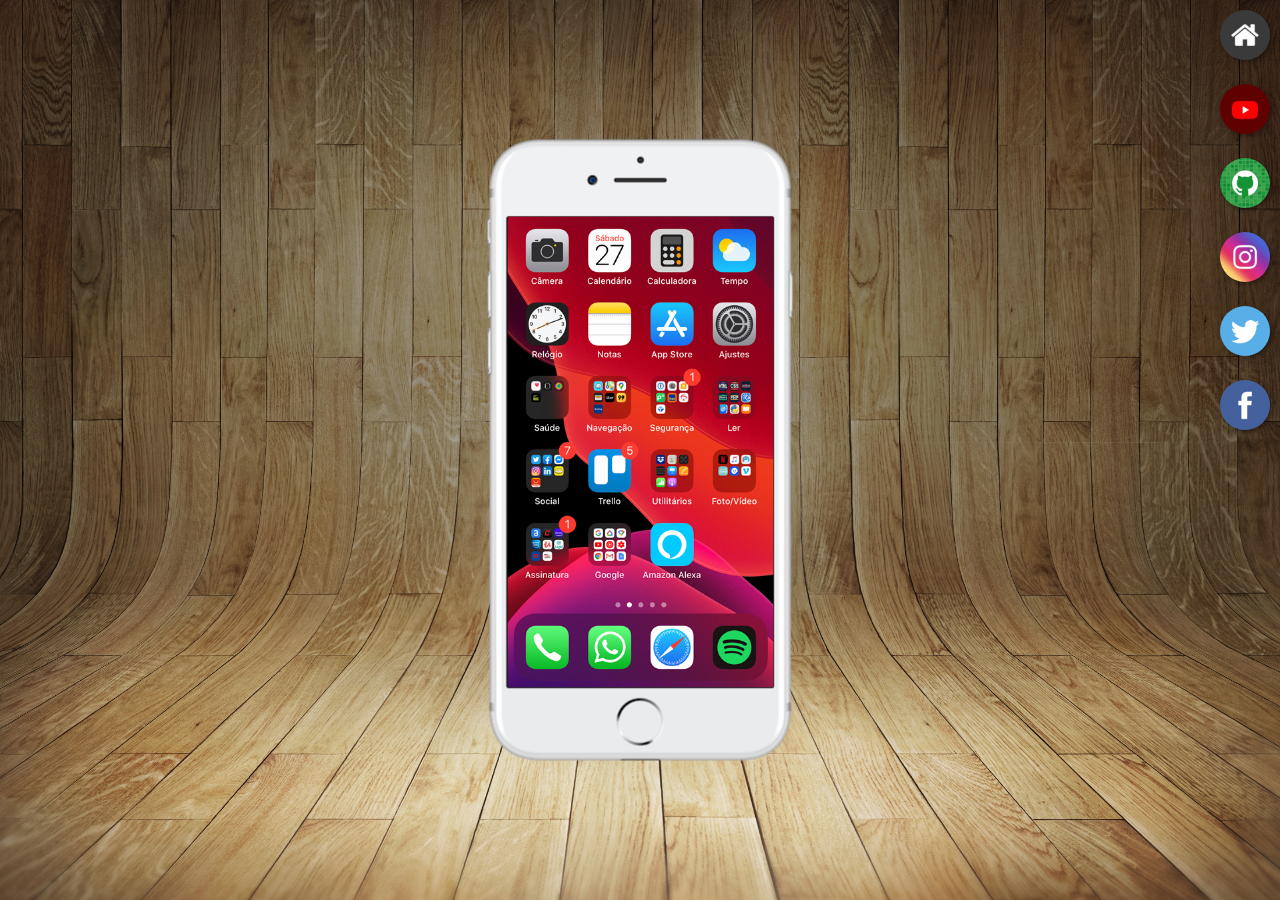
<file: index.html>
<!DOCTYPE html>
<html lang="pr-br">
<head>
    <meta charset="UTF-8">
    <meta http-equiv="X-UA-Compatible" content="IE=edge">
    <meta name="viewport" content="width=device-width, initial-scale=1.0">
    <title>Projeto Redes Sociais</title>
    <link rel="shortcut icon" href="pacote-d013/favicon.ico" type="image/x-icon">
    <link rel="stylesheet" href="estilos/style.css">
</head>
<body>
    <main>
        <section id="telefone">
            <iframe src="home.html" name="tela" id="tela" frameborder="0">Seu navegador não é compatível com isso</iframe>
        </section>
        <section id="redes-sociais">
            <a href="home.html" target="tela"><img src="pacote-d013/imagens/logo-home.jpg" alt="Home"></a><br>
            <a href="youtube.html" target="tela"><img src="pacote-d013/imagens/logo-youtube.jpg" alt="YouTube"></a><br>
            <a href="github.html" target="tela"><img src="pacote-d013/imagens/logo-github.jpg" alt="GitHub"></a><br>
            <a href="instagram.html" target="tela"><img src="pacote-d013/imagens/logo-instagram.jpg" alt="Instagram"></a><br>
            <a href="twitter.html" target="tela"><img src="pacote-d013/imagens/logo-twitter.jpg" alt="Twitter"></a><br>
            <a href="facebook.html" target="tela"><img src="pacote-d013/imagens/logo-facebook.jpg" alt="Facebook"></a>
        </section>
    </main>
</body>
</html>
</file>
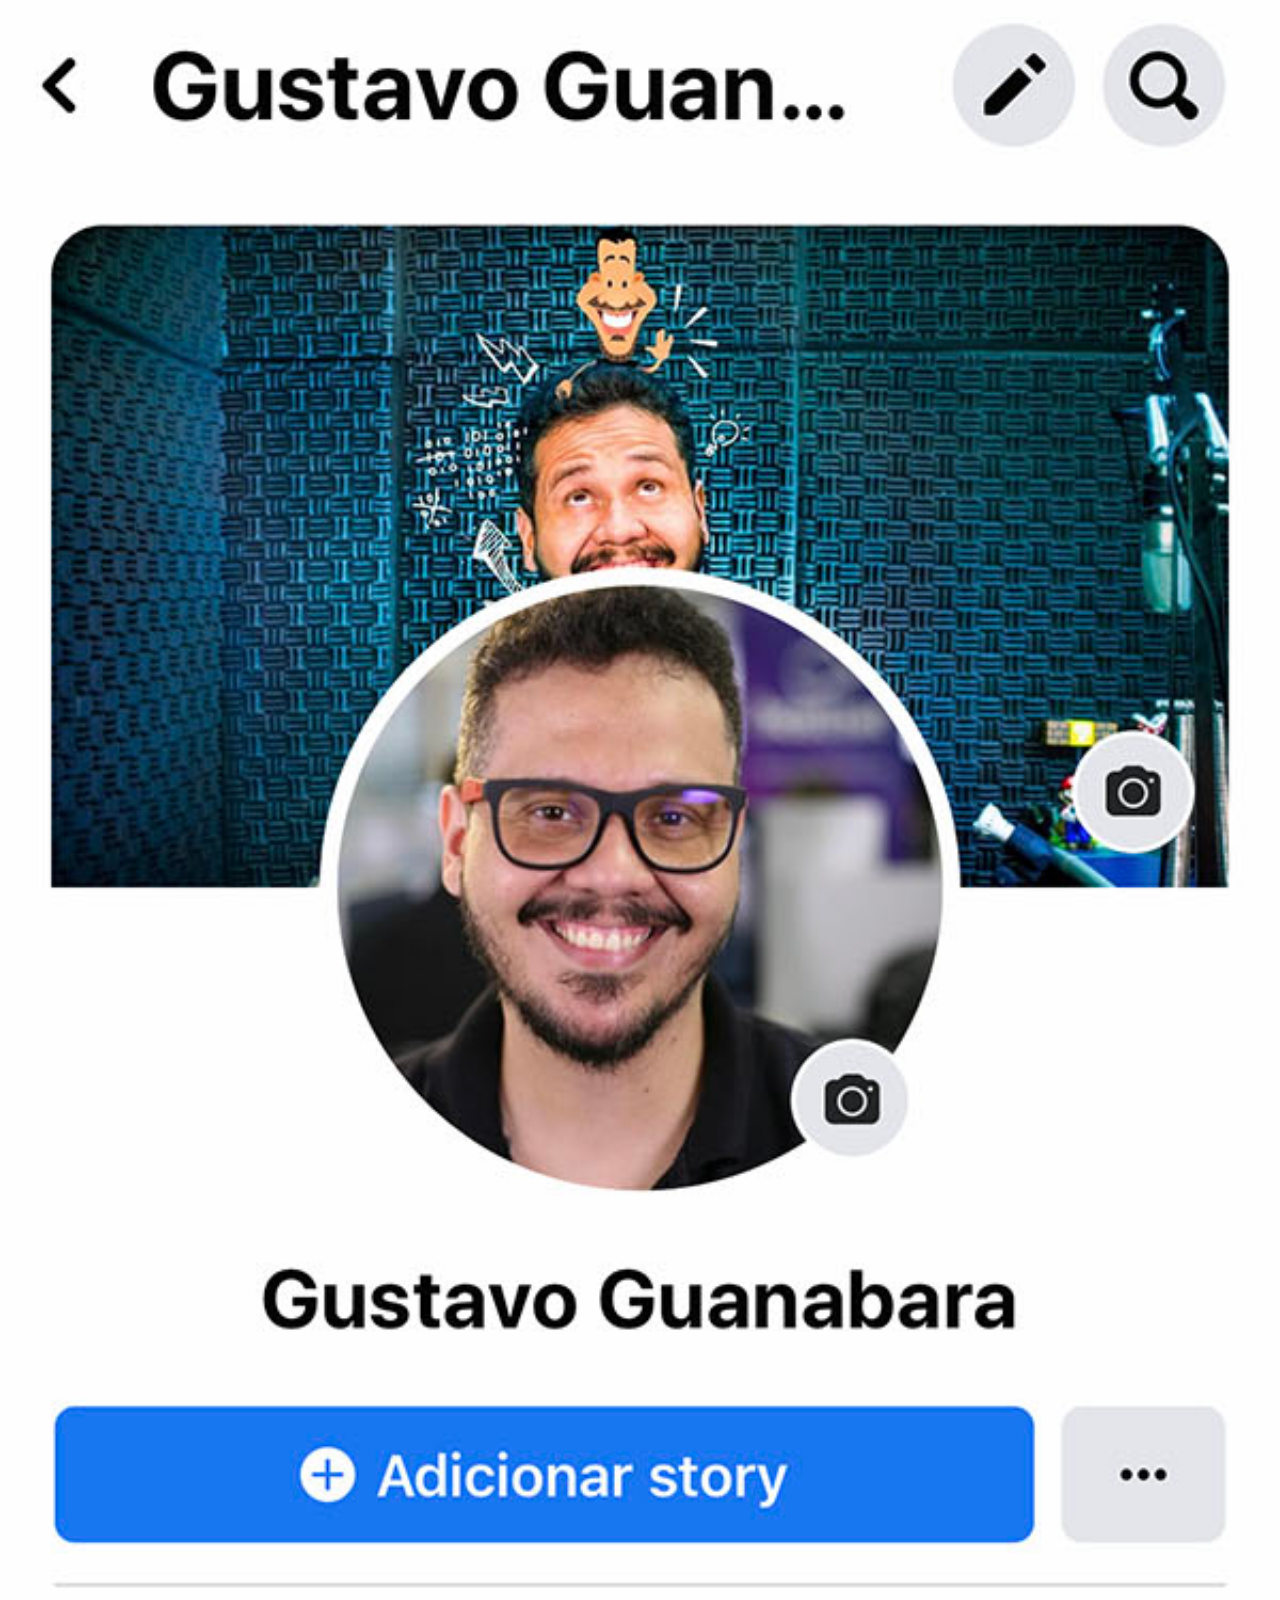
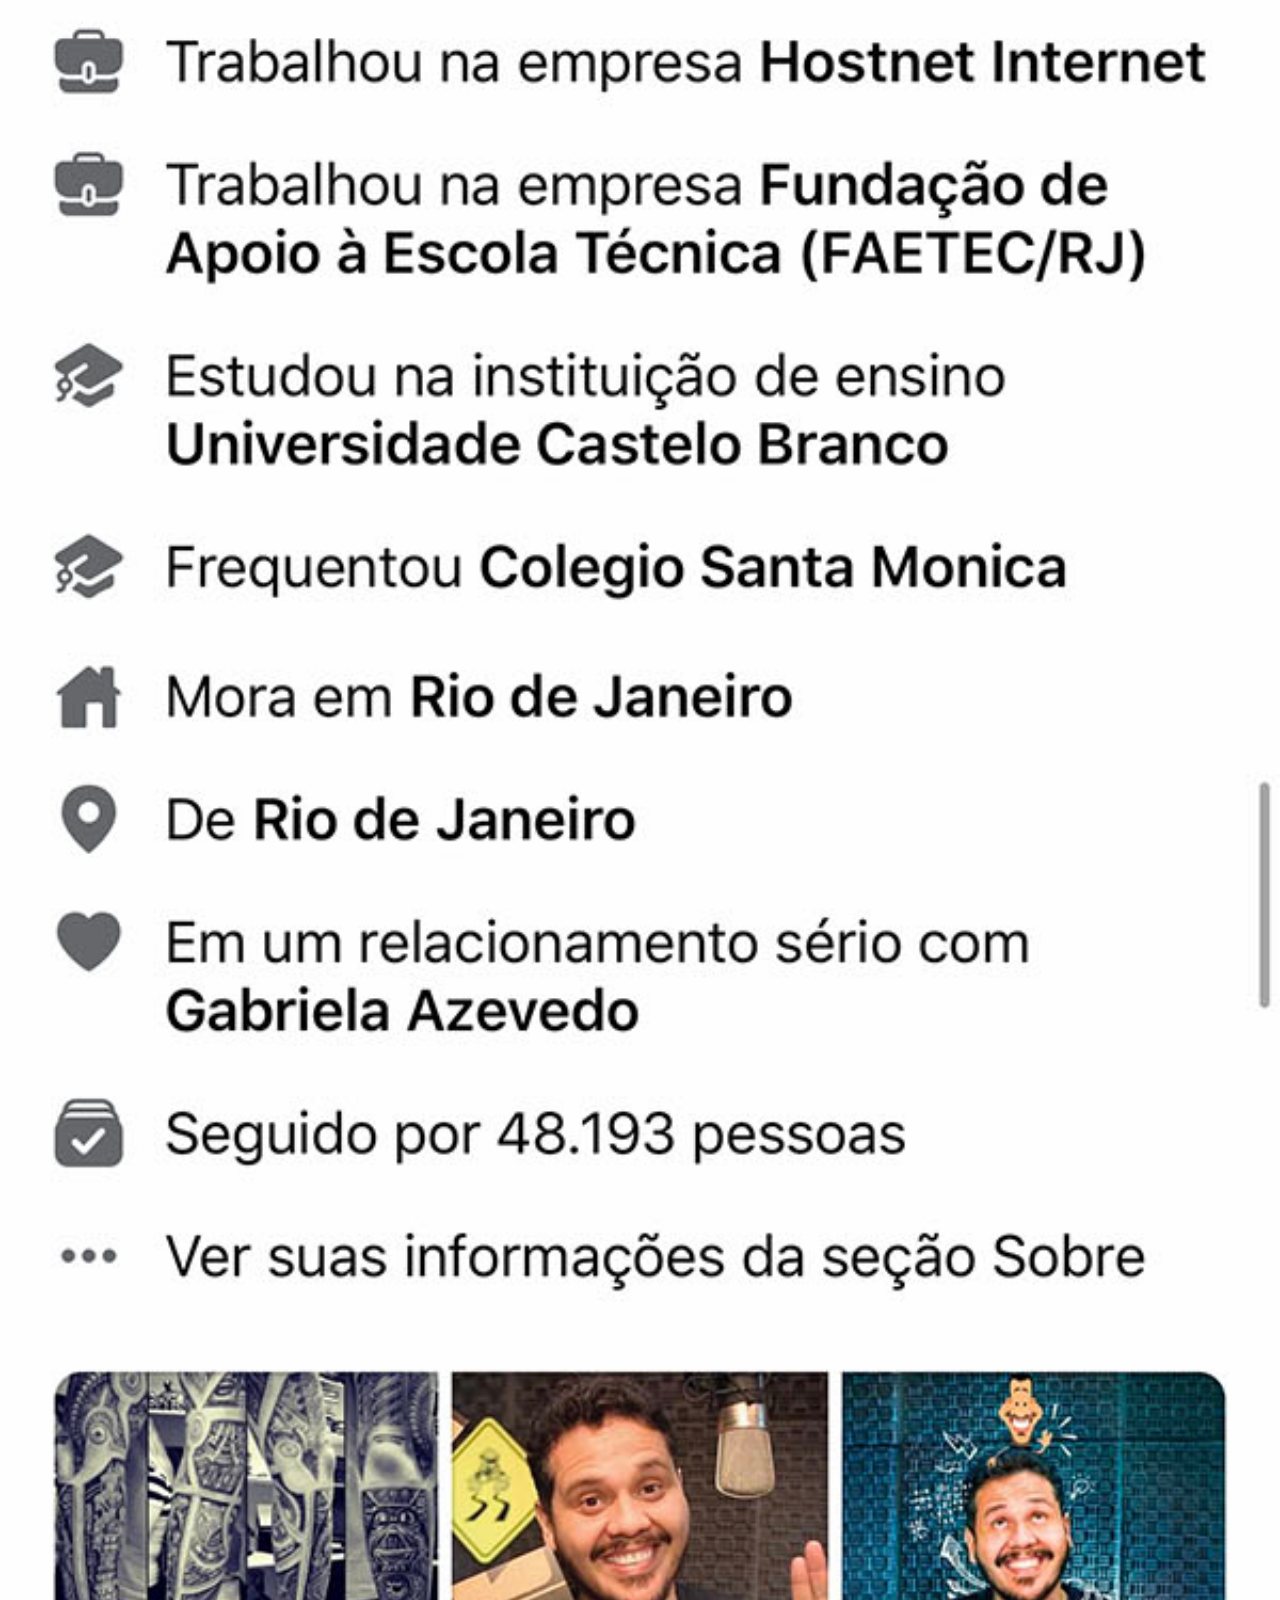
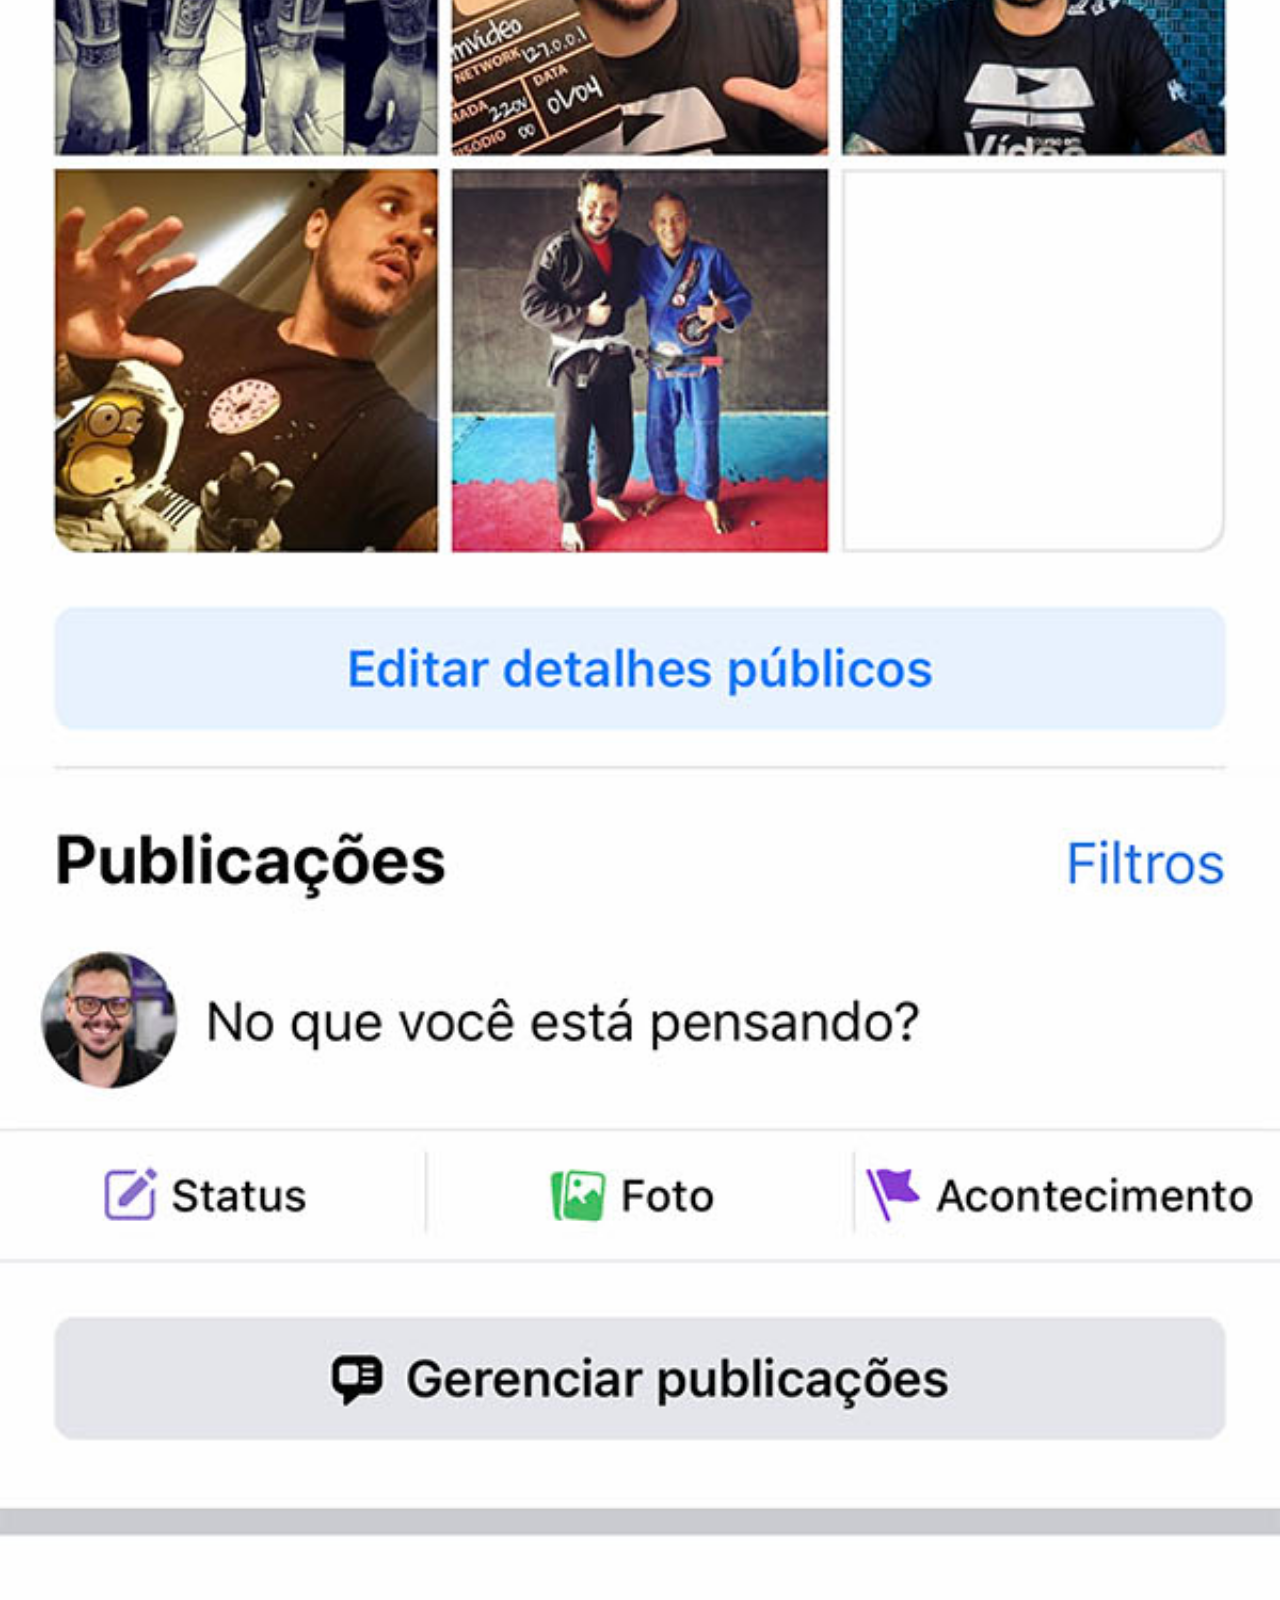
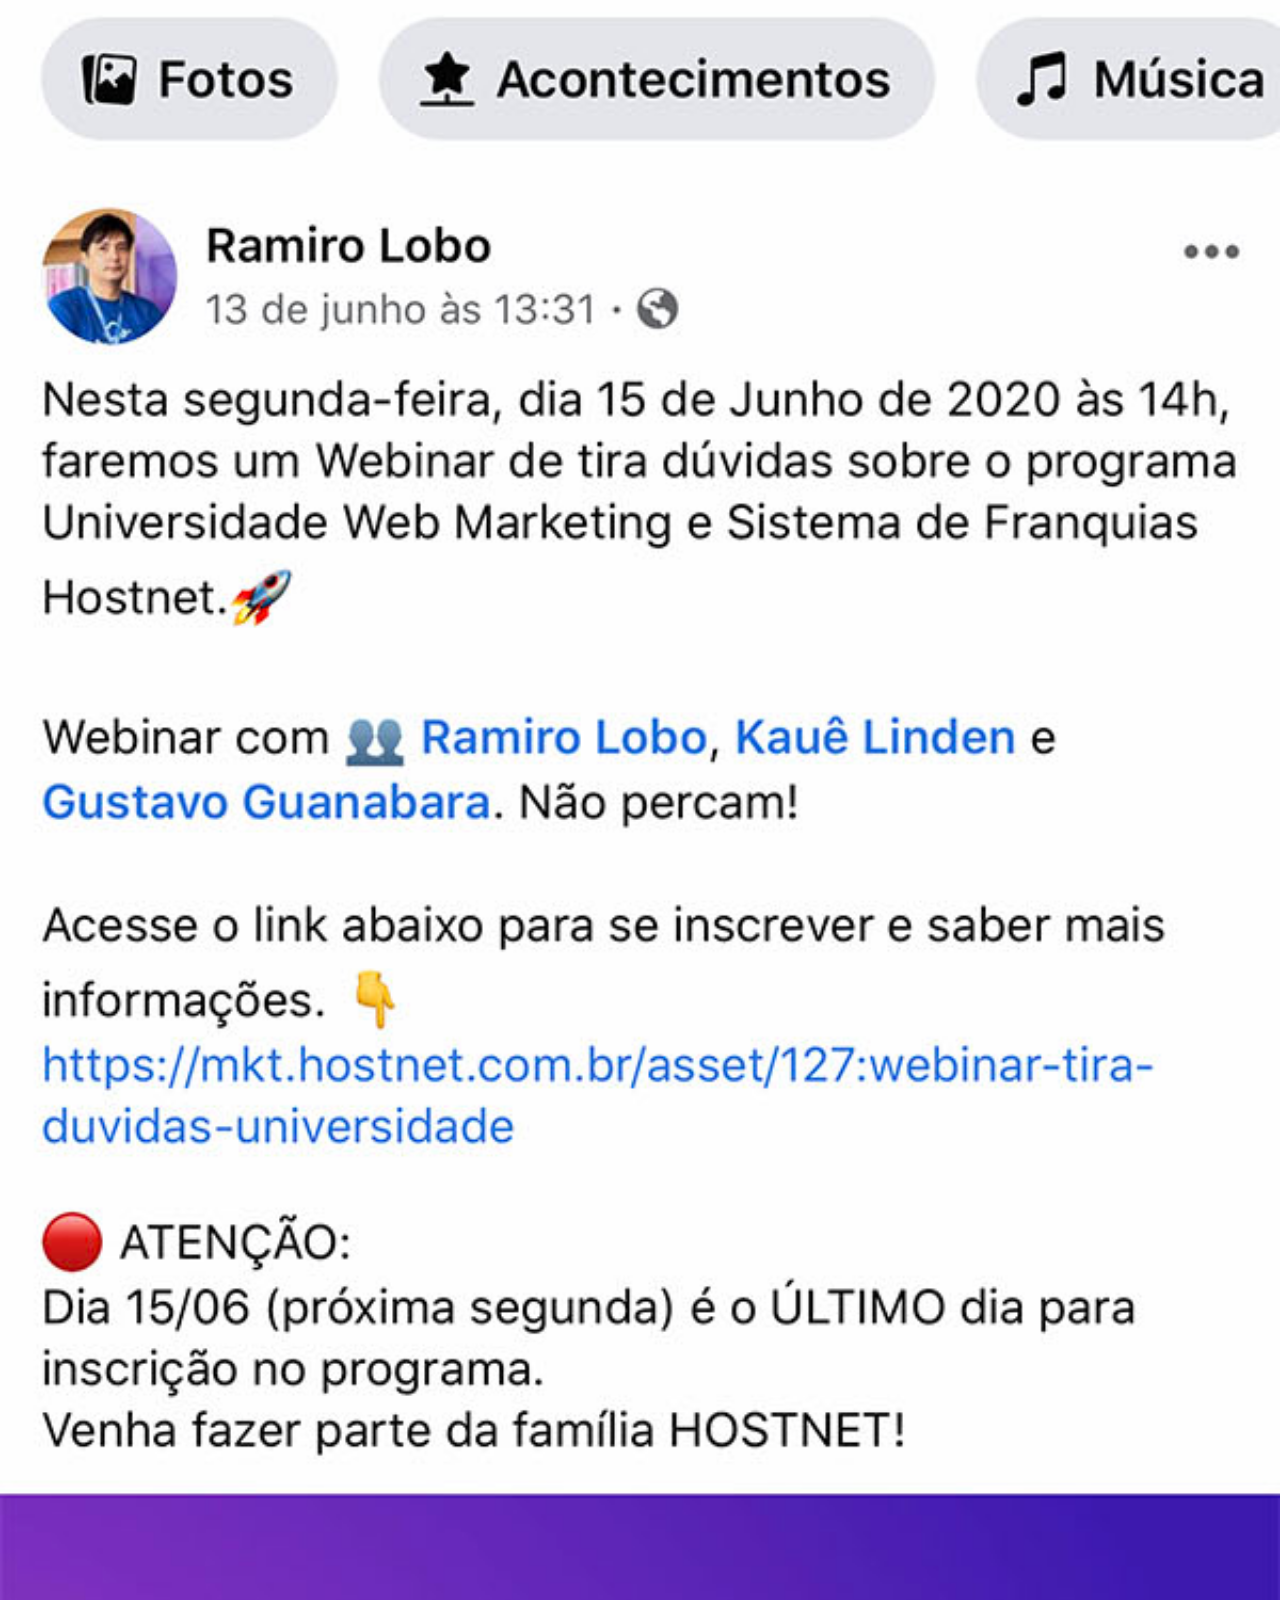
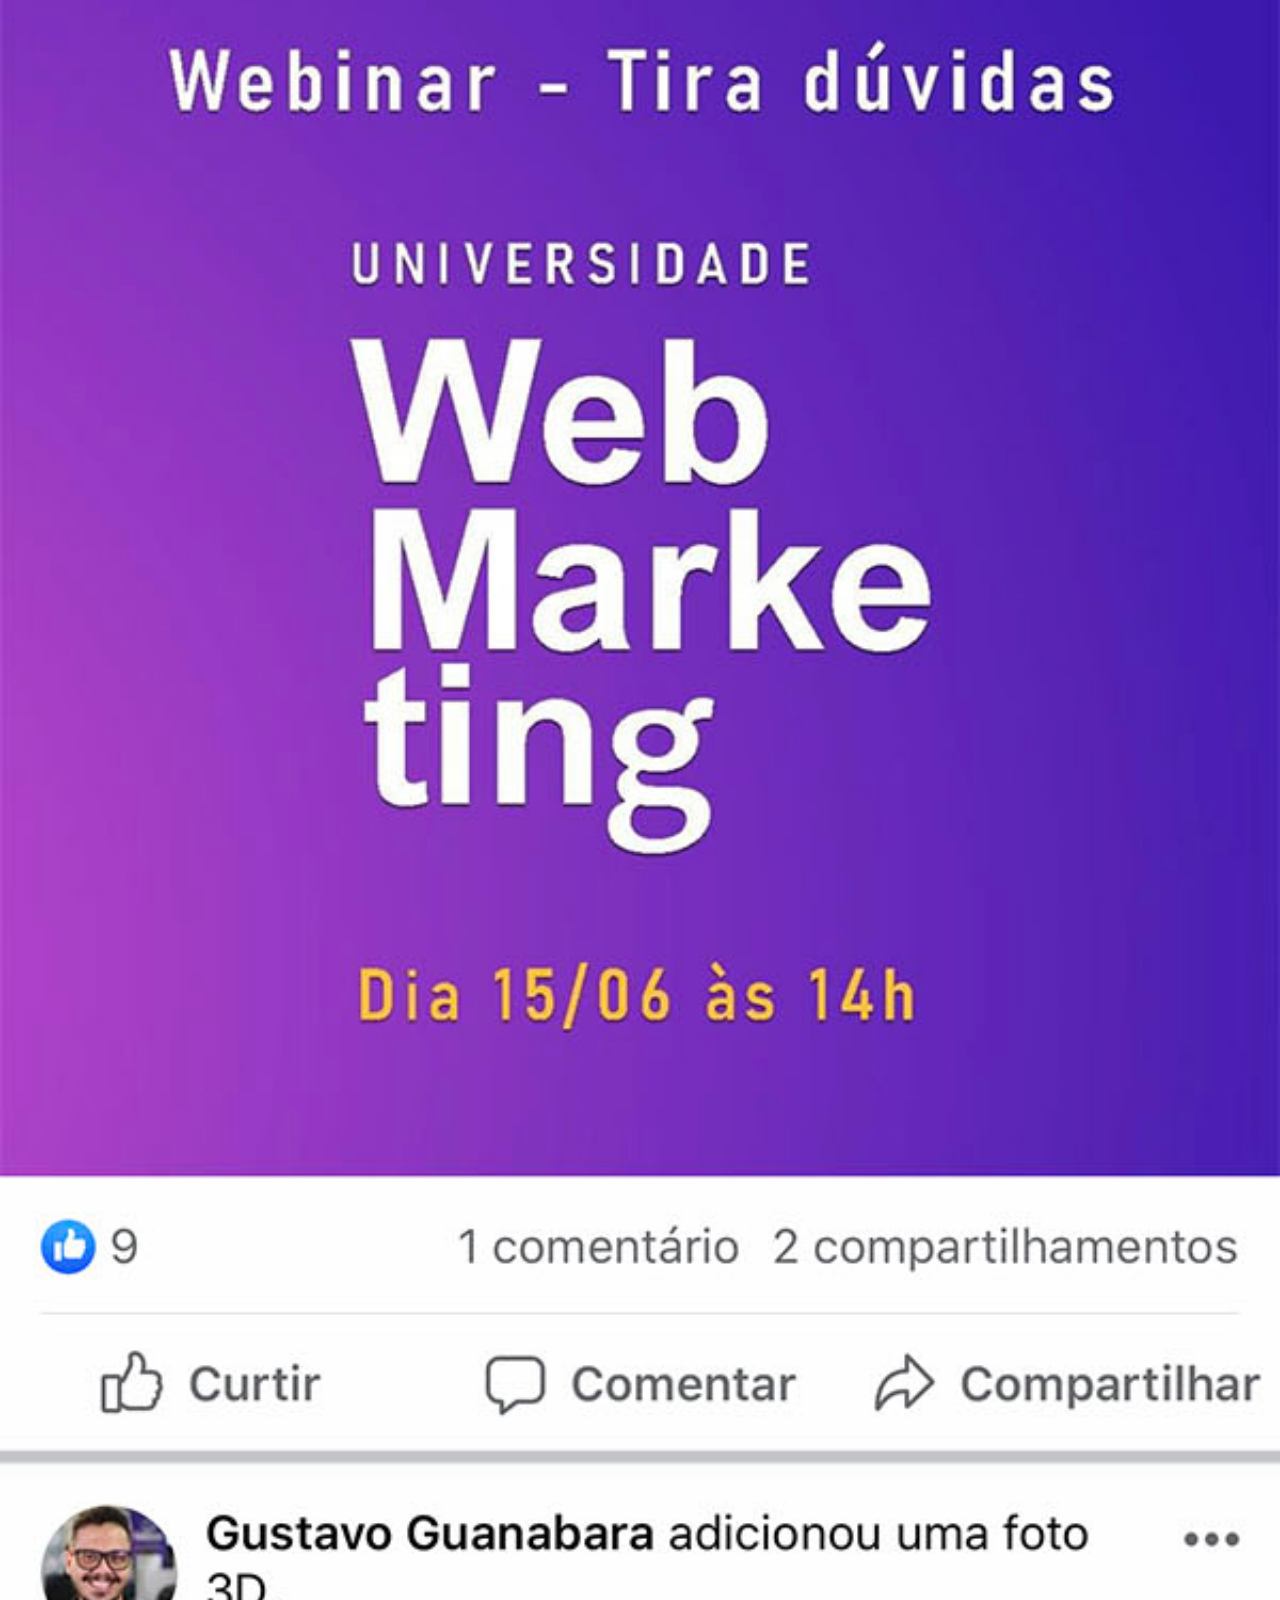
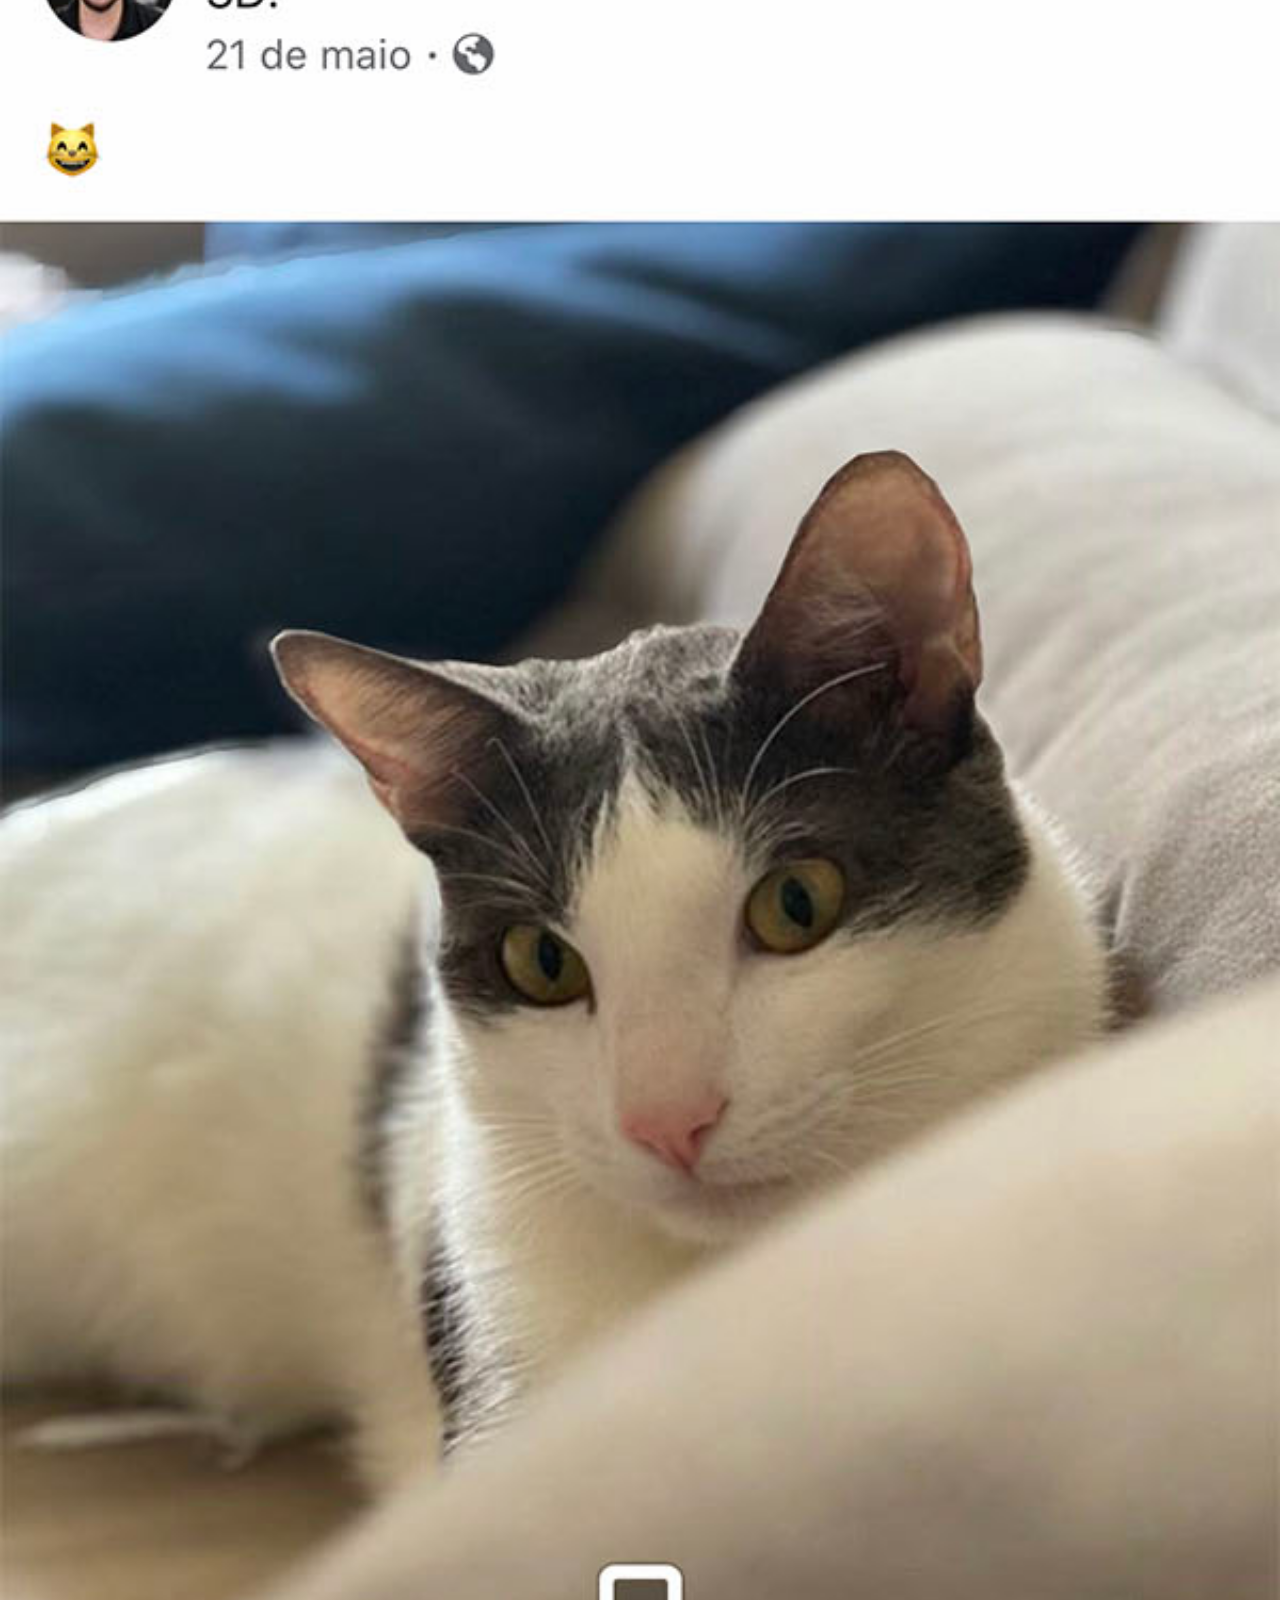
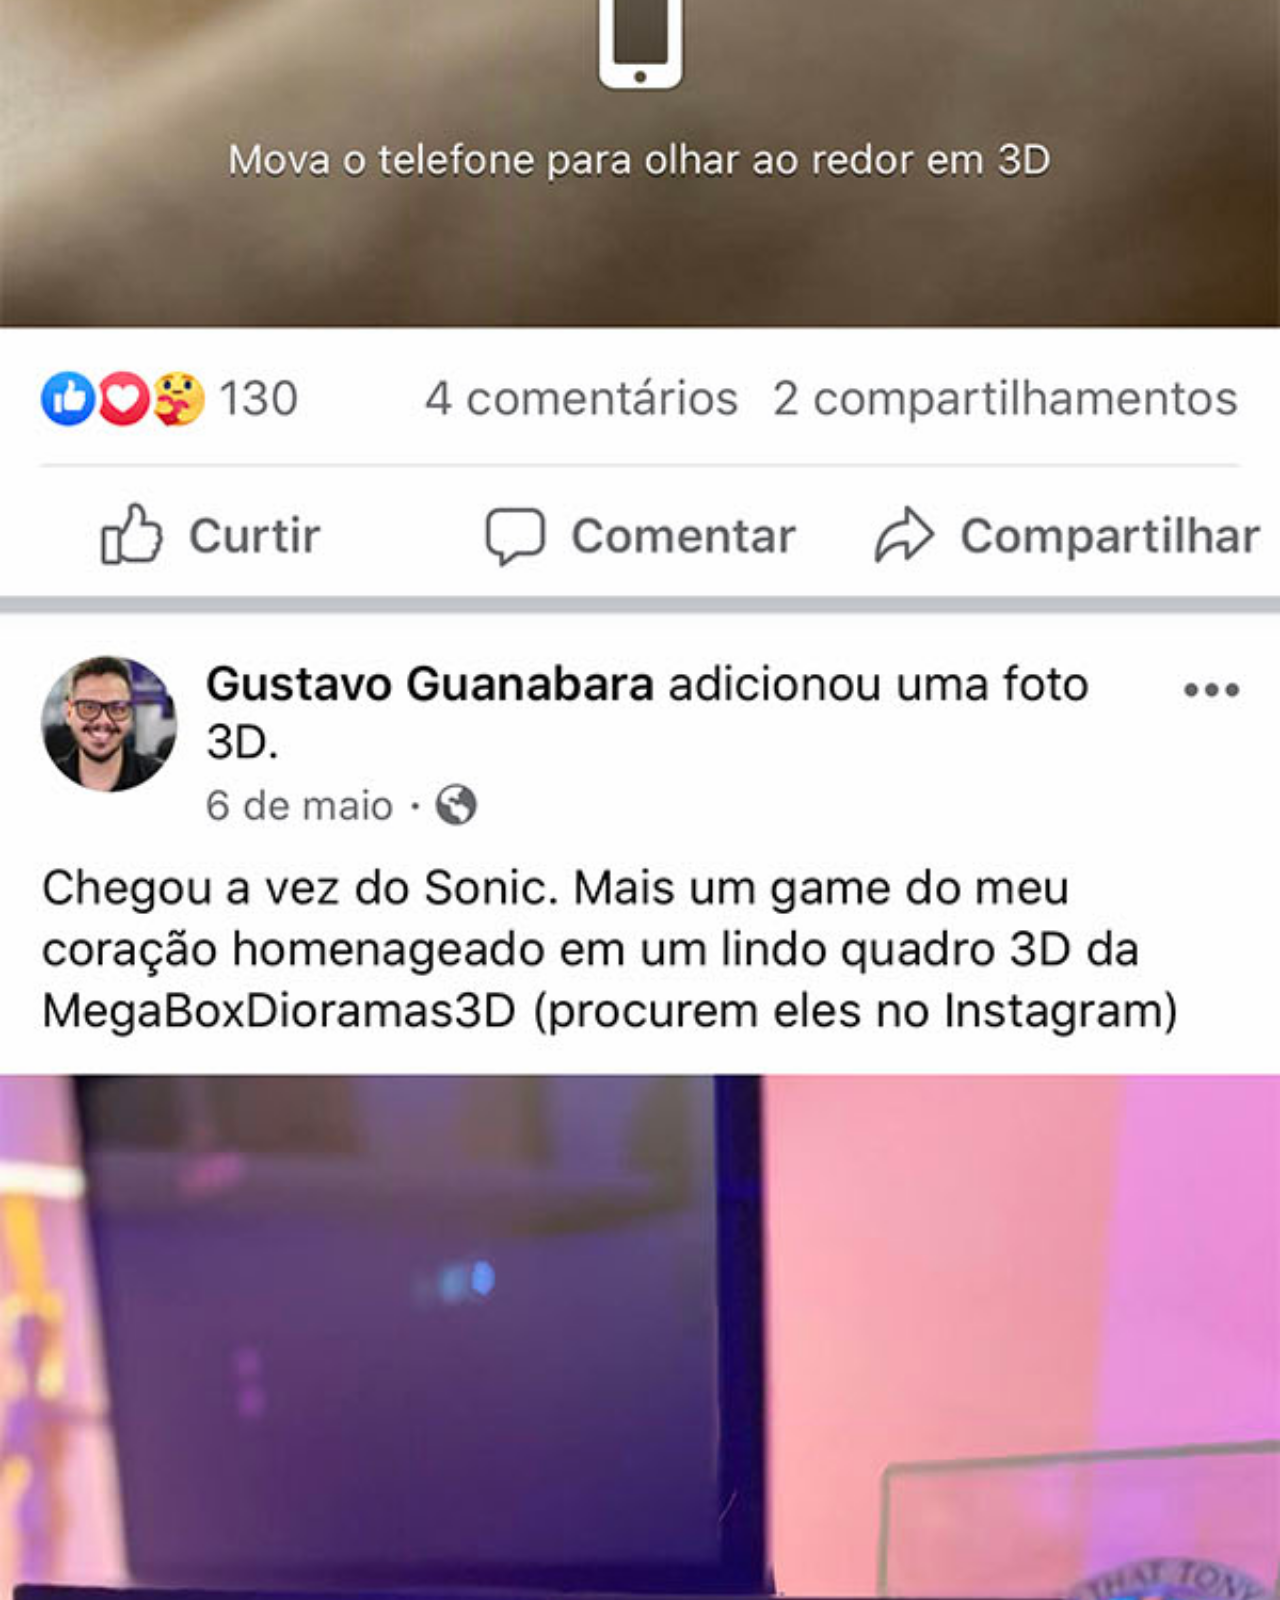
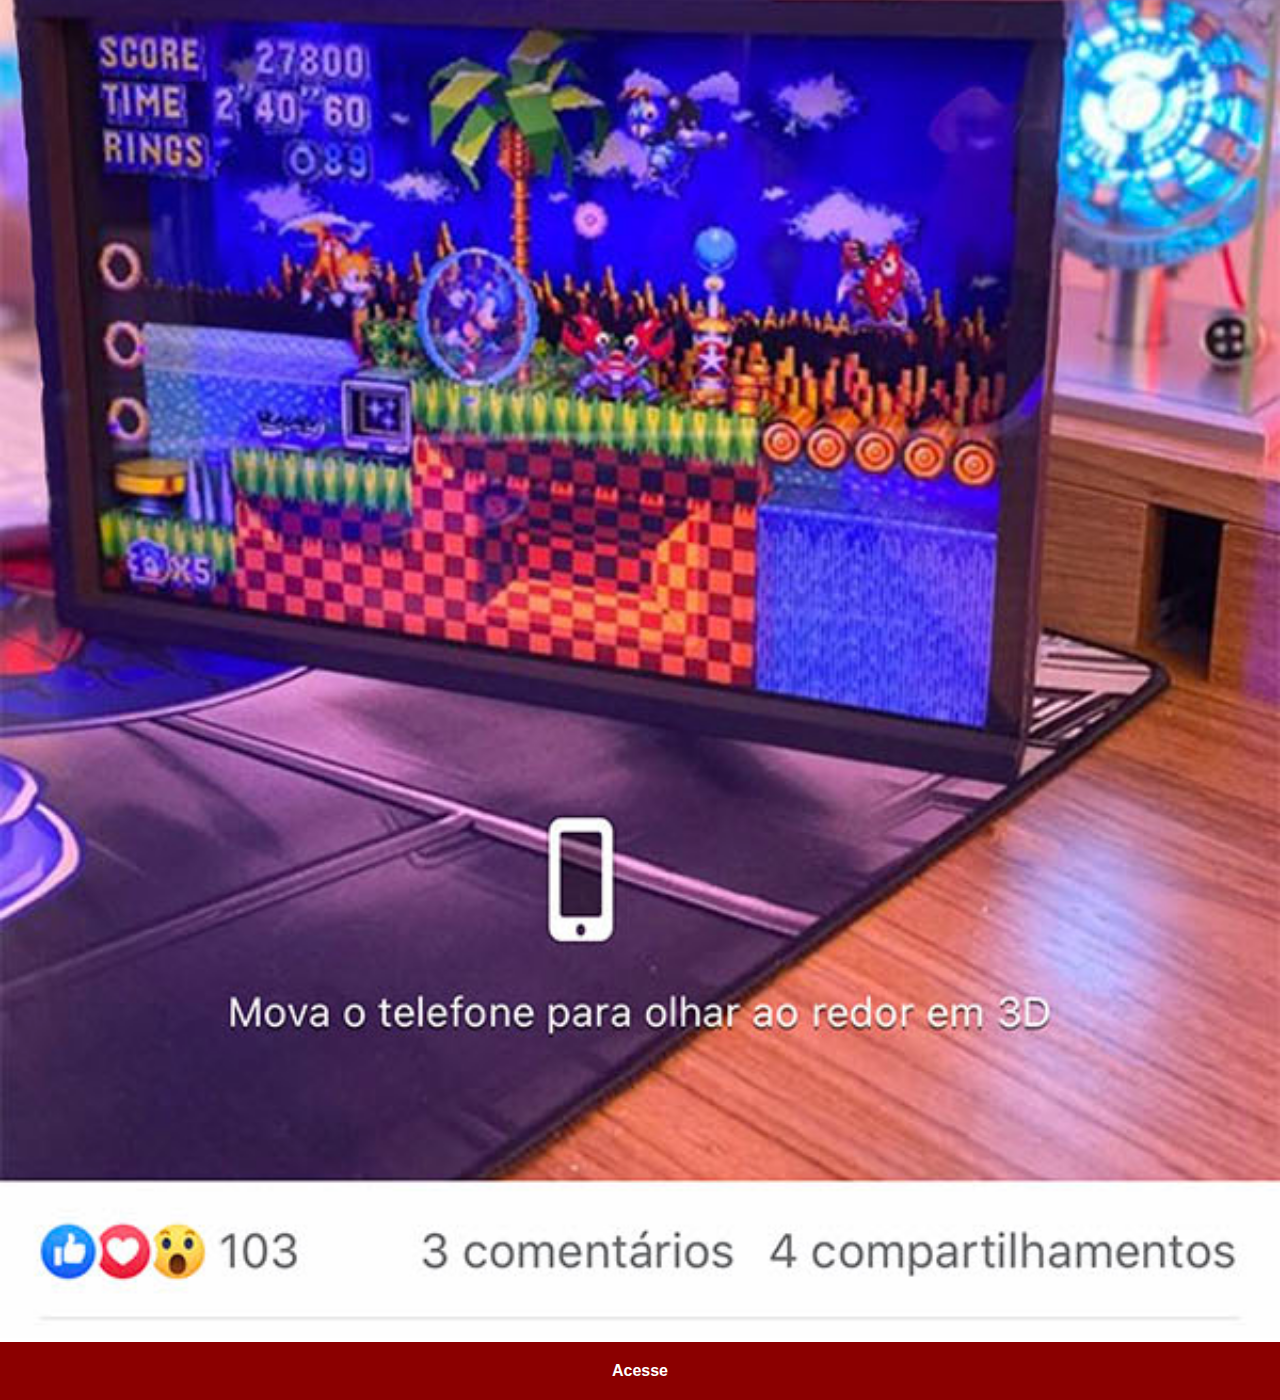
<file: facebook.html>
<!DOCTYPE html>
<html lang="pt-br">
<head>
    <meta charset="UTF-8">
    <meta http-equiv="X-UA-Compatible" content="IE=edge">
    <meta name="viewport" content="width=device-width, initial-scale=1.0">
    <title>Facebook</title>
    <link rel="stylesheet" href="estilos/social.css">
</head>
<body>
    <img src="pacote-d013/imagens/tela-facebook.jpg" alt="Facebook">
    <a href="https://www.facebook.com/">Acesse</a>
</body>
</html>
</file>
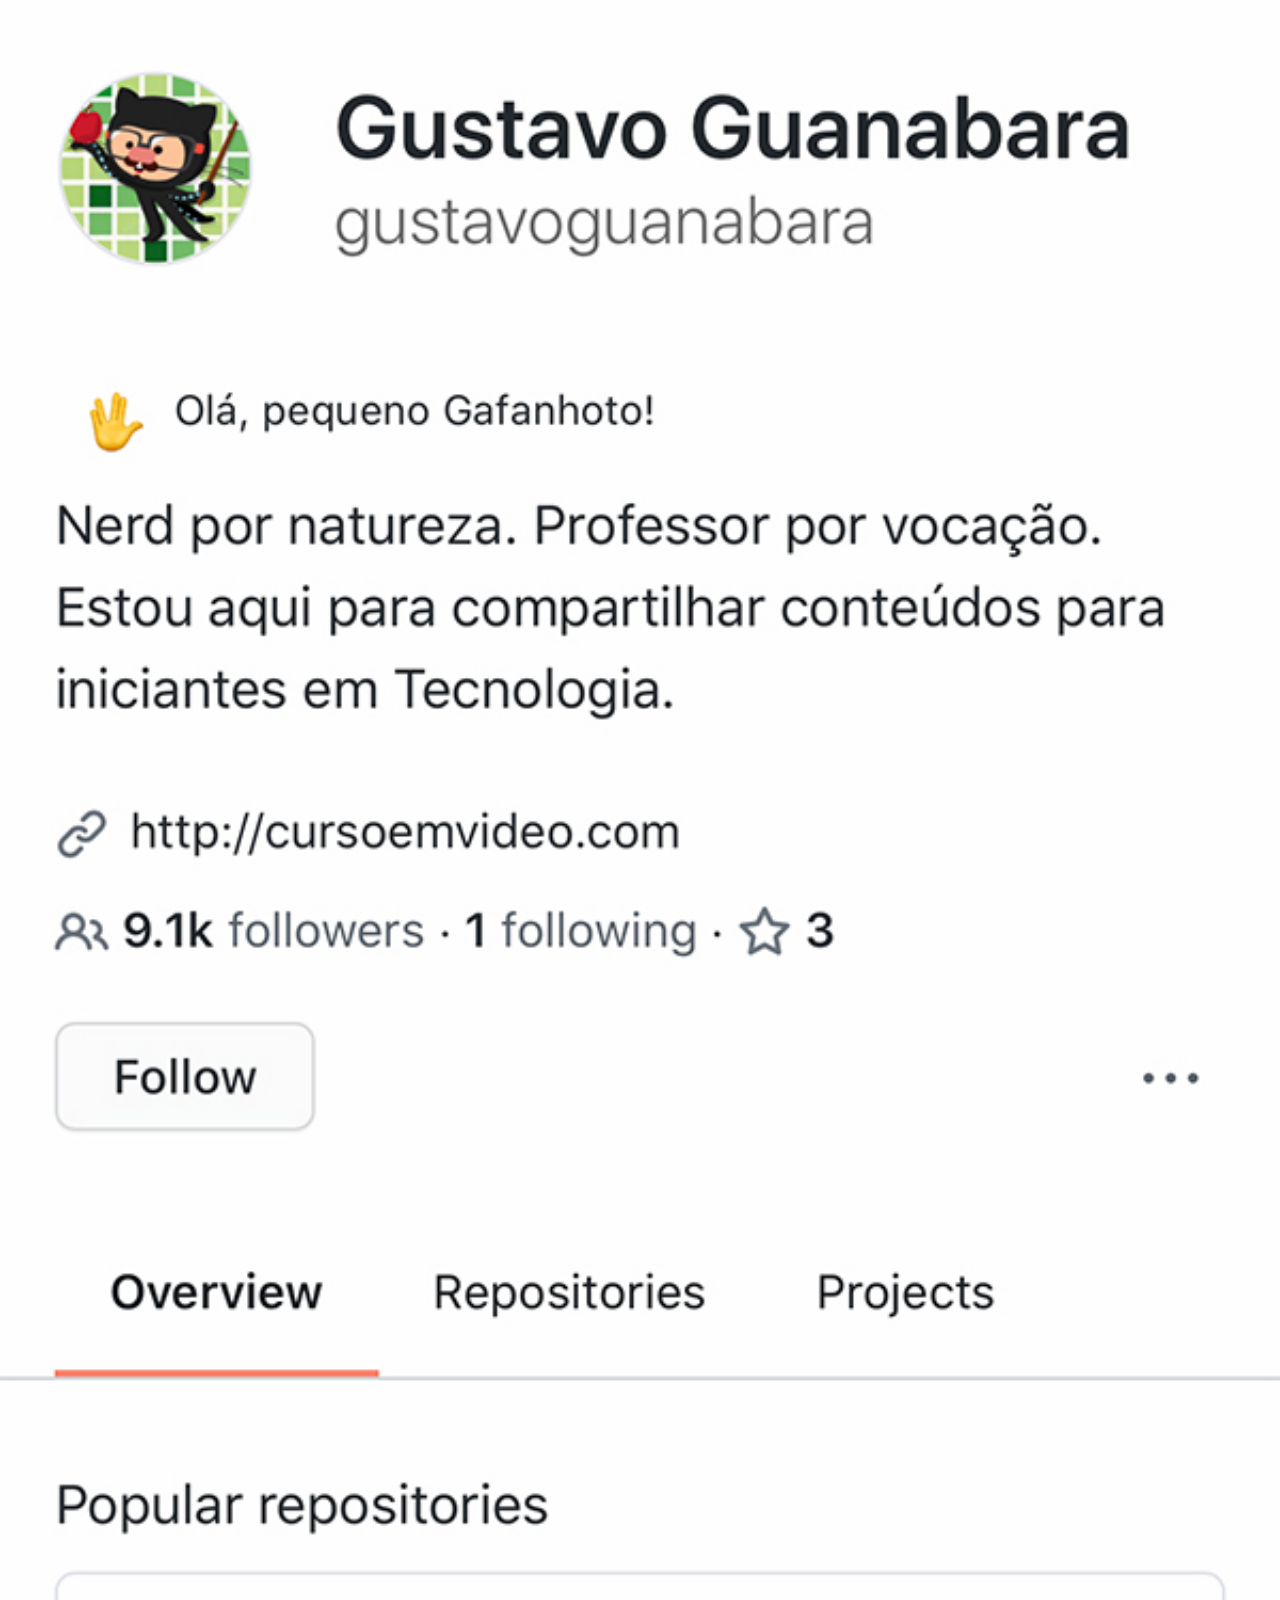
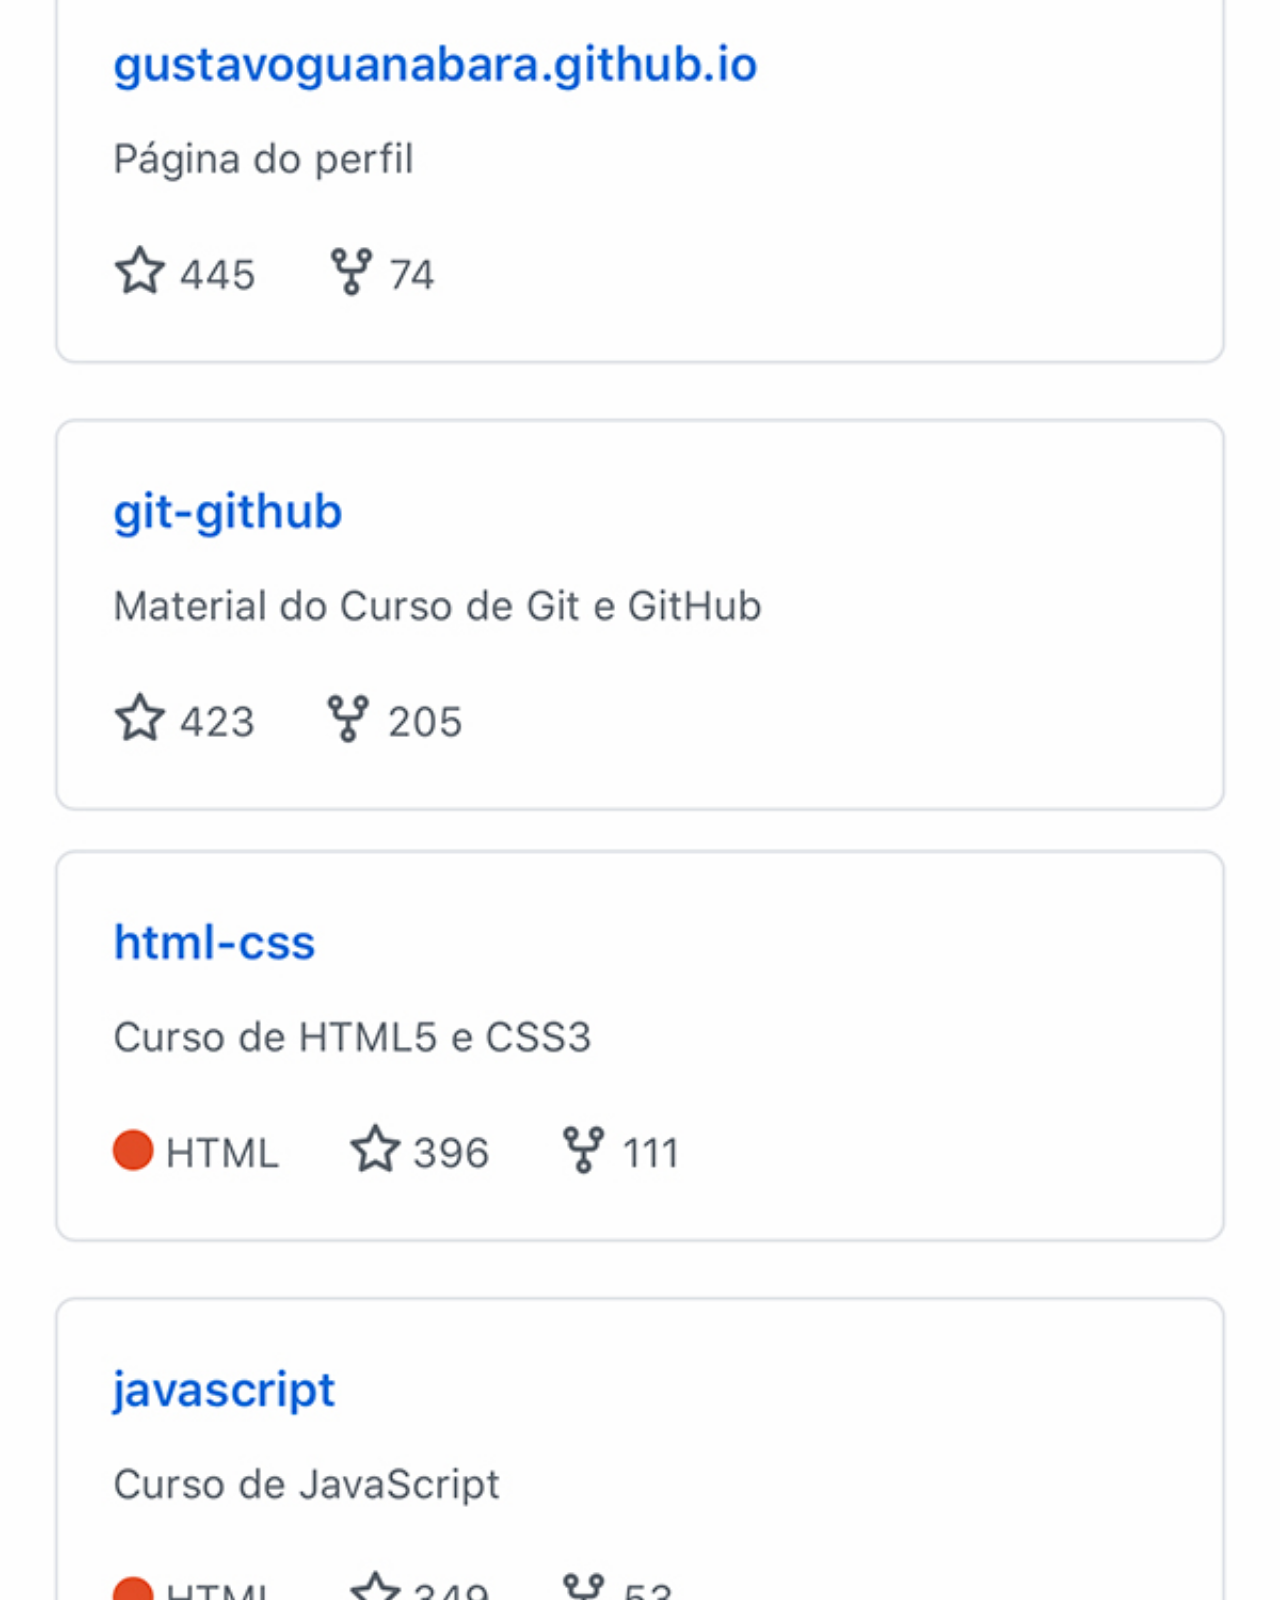
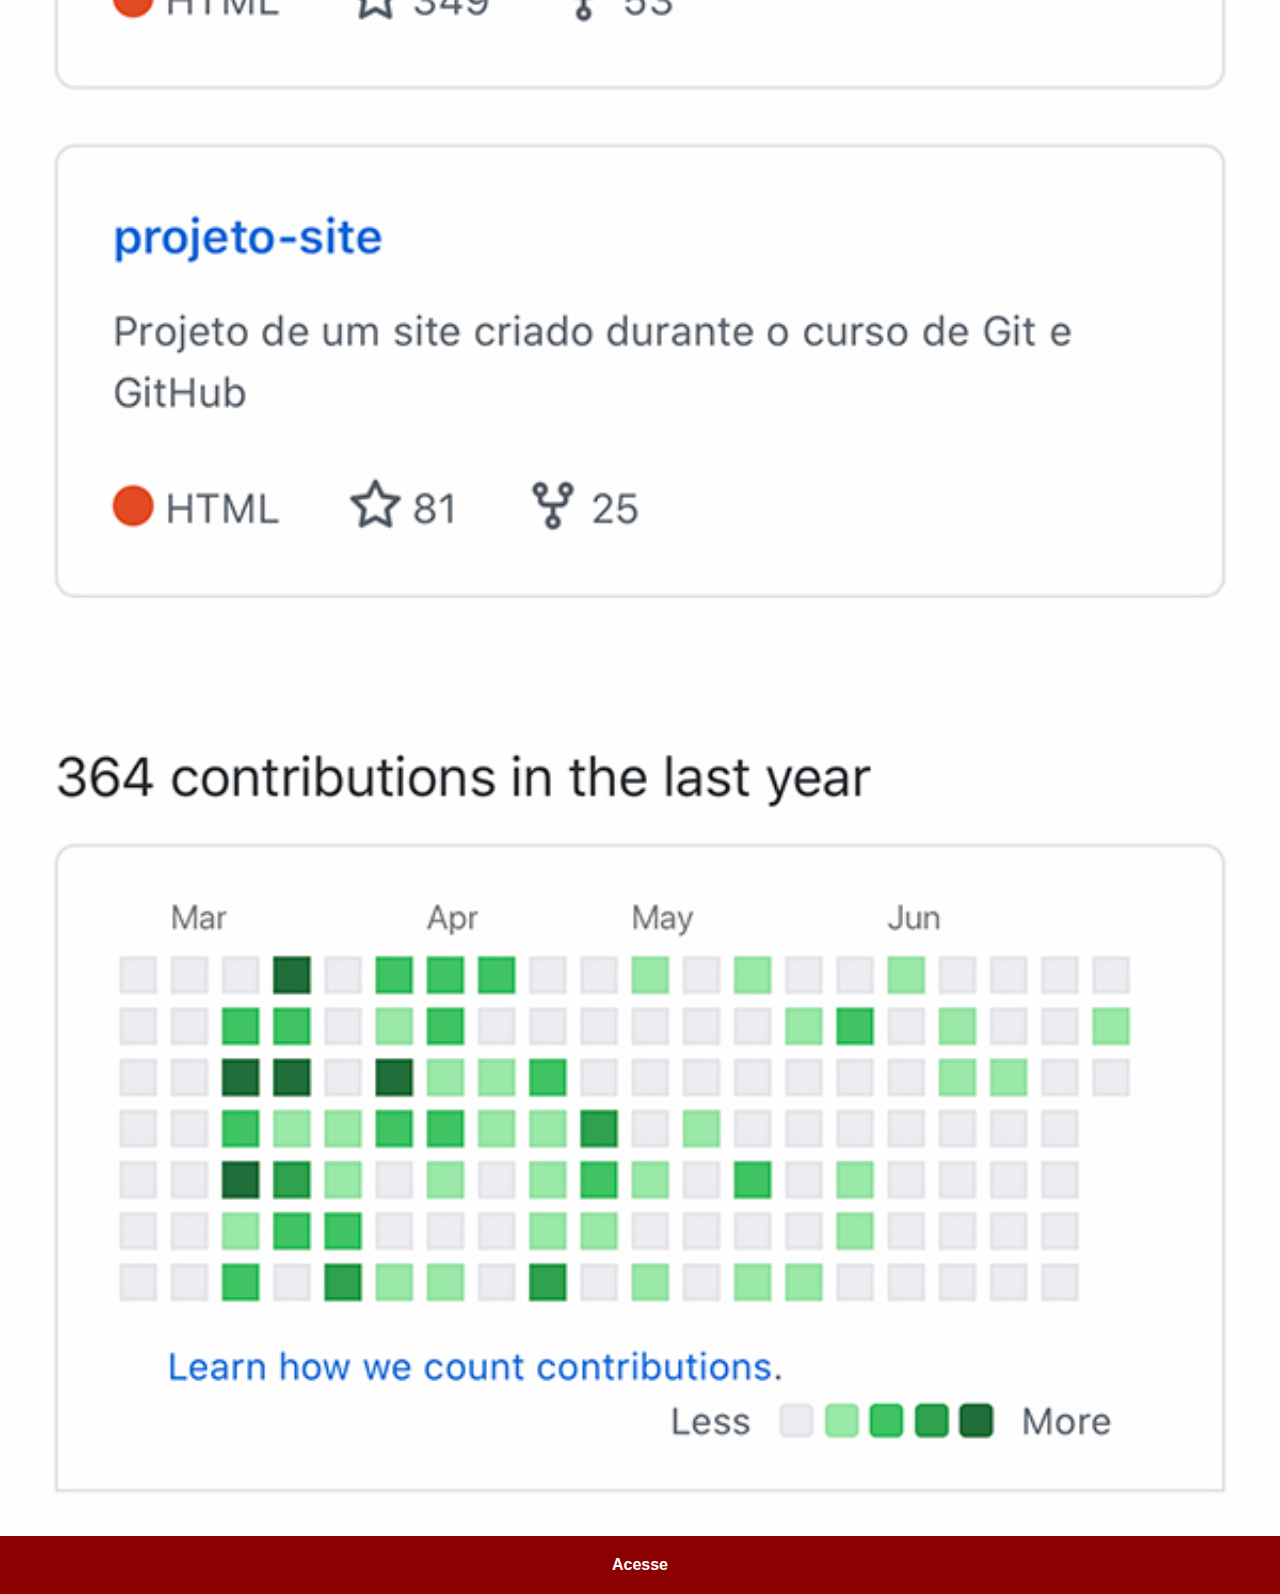
<file: github.html>
<!DOCTYPE html>
<html lang="en">
<head>
    <meta charset="UTF-8">
    <meta http-equiv="X-UA-Compatible" content="IE=edge">
    <meta name="viewport" content="width=device-width, initial-scale=1.0">
    <title>Document</title>
    <link rel="stylesheet" href="estilos/social.css">
</head>
<body>
    <img src="pacote-d013/imagens/tela-github.jpg" alt="GitHub">
    <a href="https://github.com/Athoslins" target="_blank">Acesse</a>
</body>
</html>
</file>
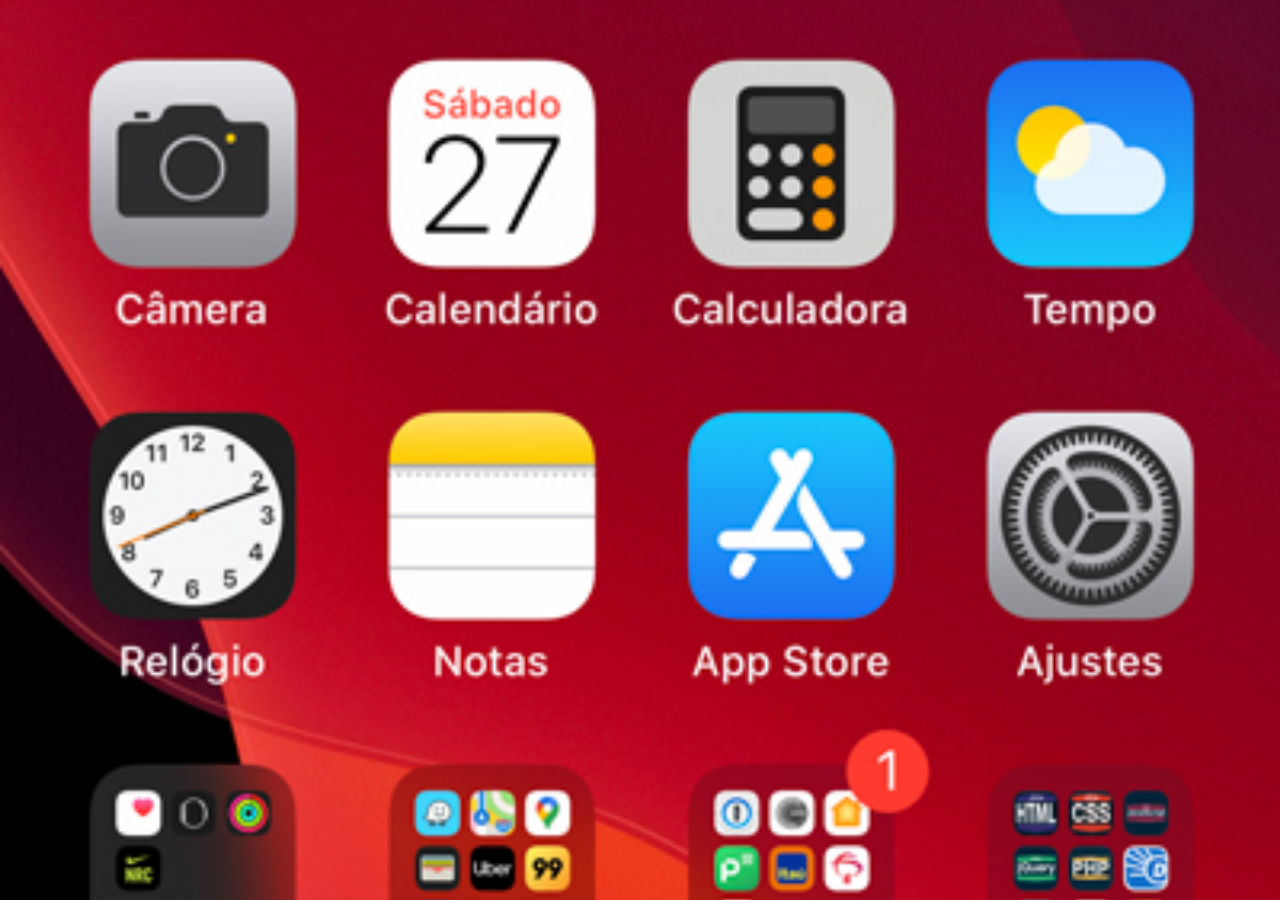
<file: home.html>
<!DOCTYPE html>
<html lang="pt-br">
<head>
    <meta charset="UTF-8">
    <meta http-equiv="X-UA-Compatible" content="IE=edge">
    <meta name="viewport" content="width=device-width, initial-scale=1.0">
    <title>home</title>
</head>
<style>
    *{
        margin: 0px;
        padding: 0px;
    }

    body{
        width: 100vw;
        height: 100vh;
        background: black url('/pacote-d013/imagens/tela-home.jpg') no-repeat top center;
        background-size: cover;

    }
</style>
<body>
    
</body>
</html>
</file>
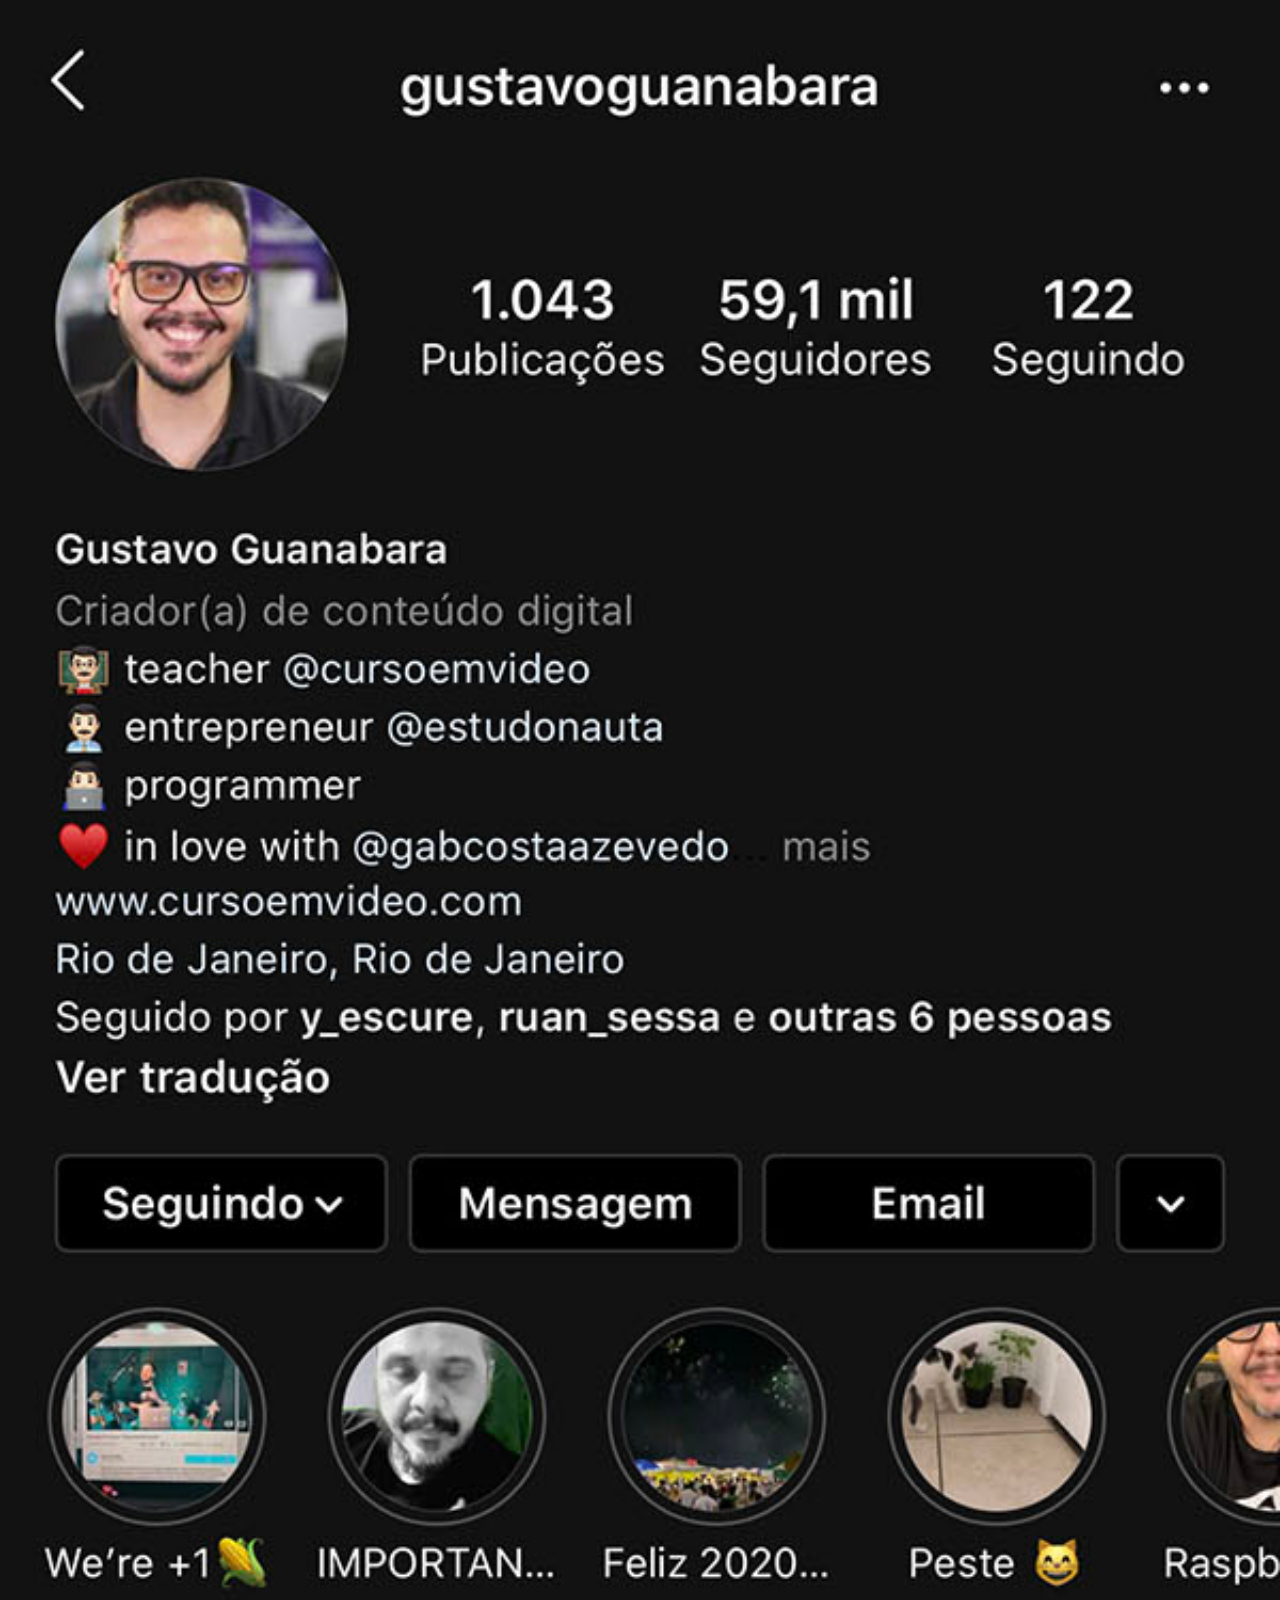
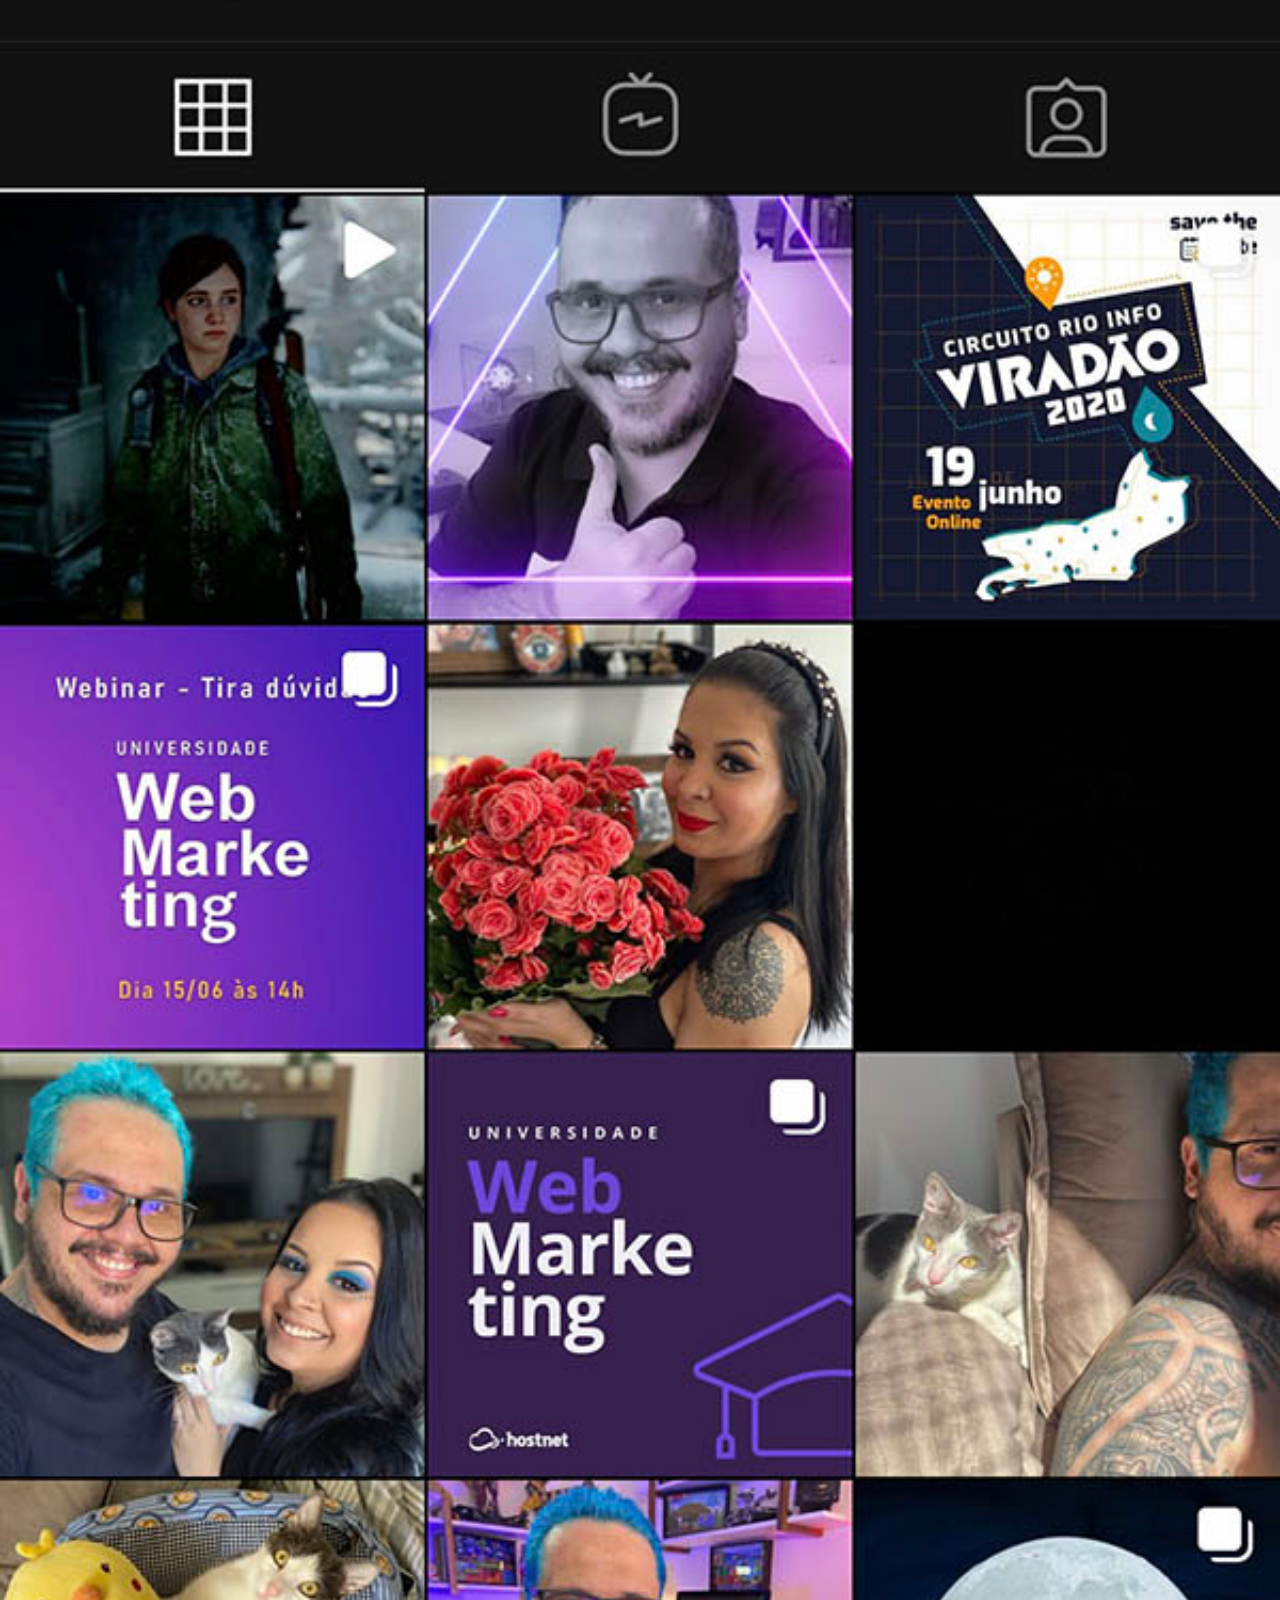
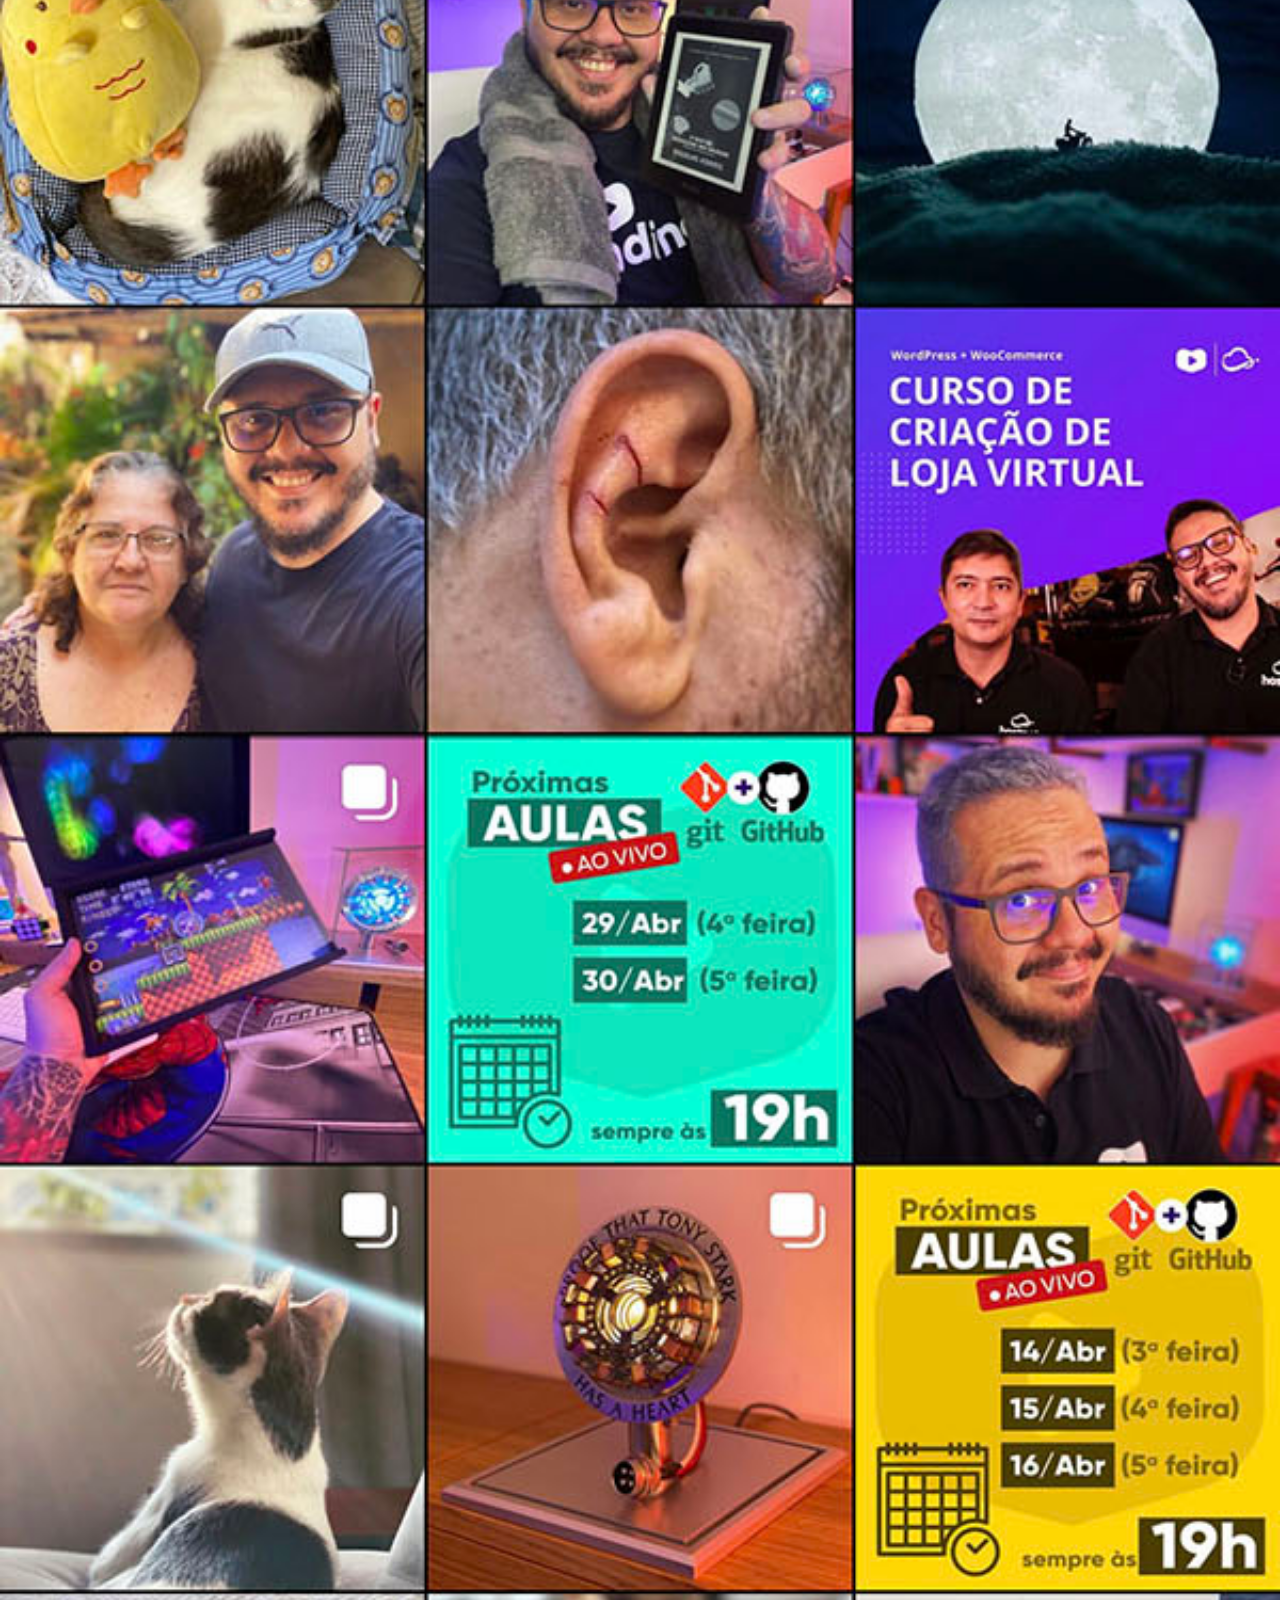
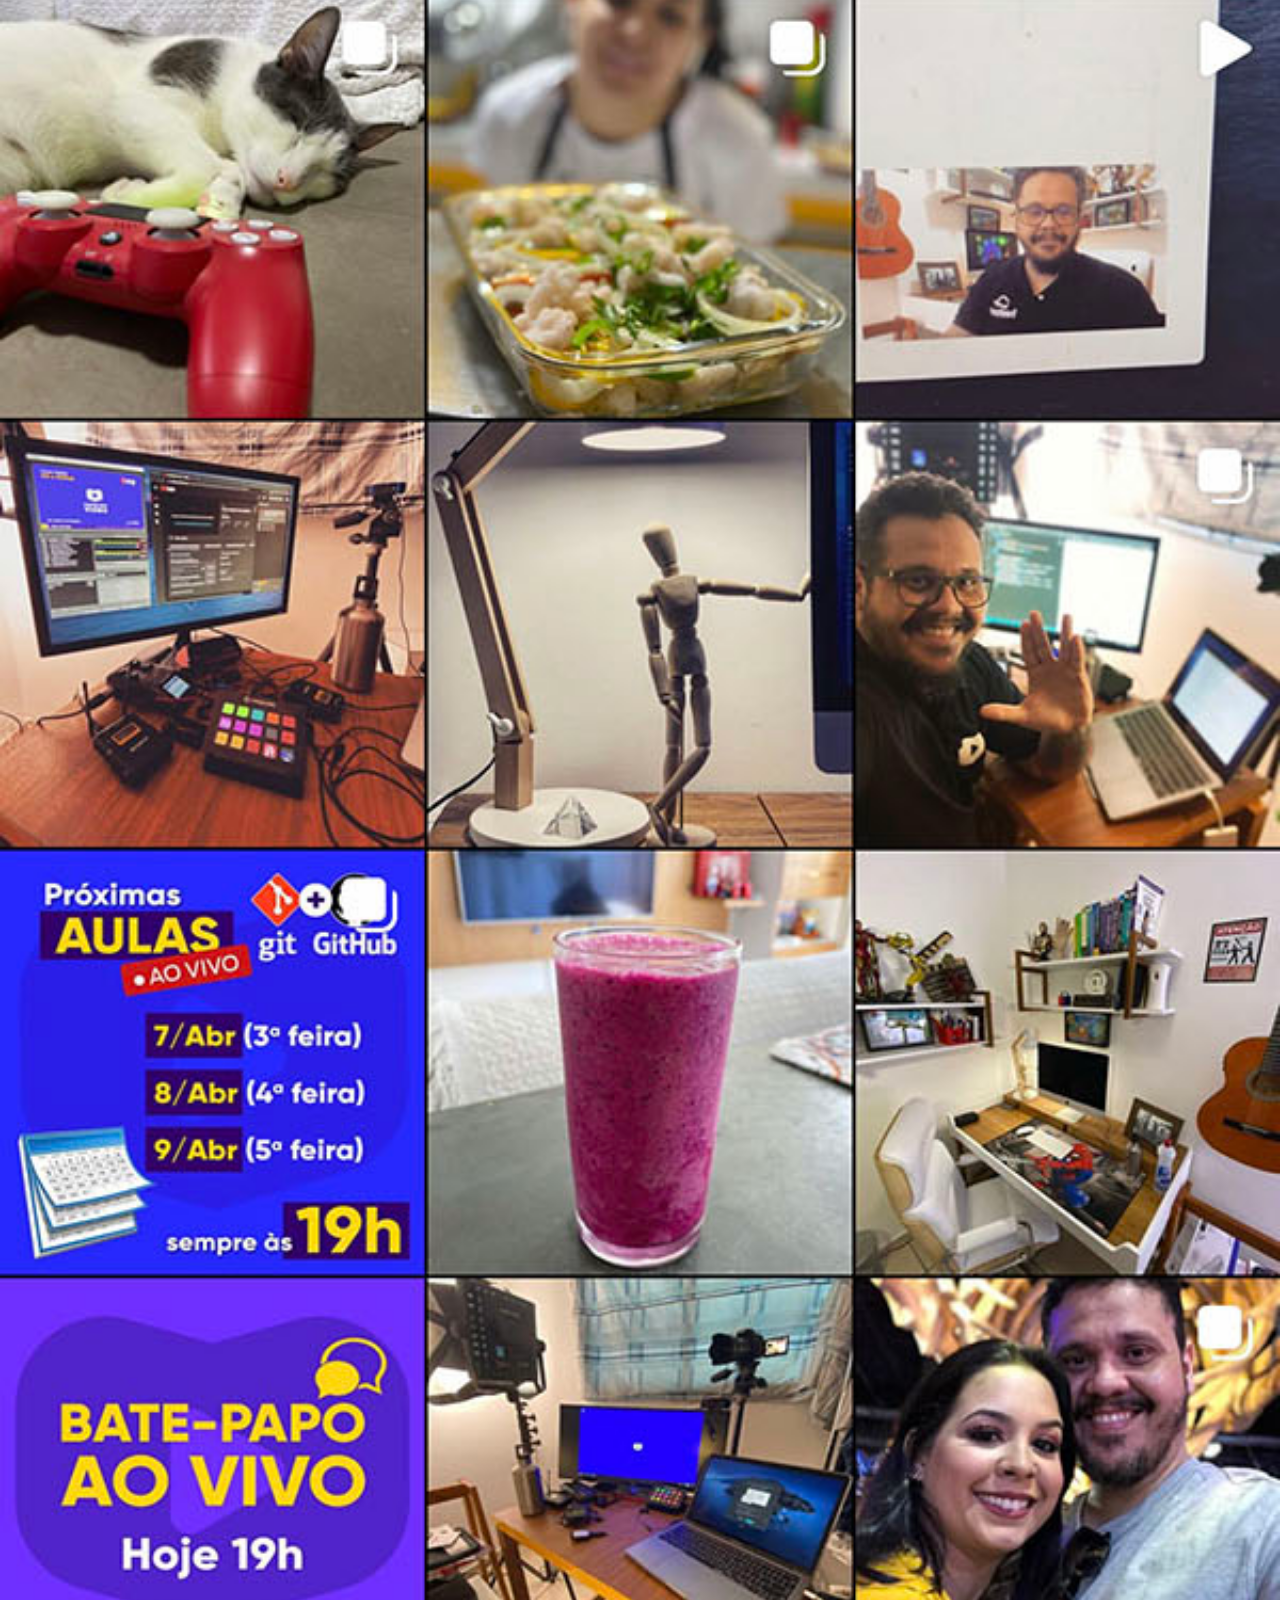
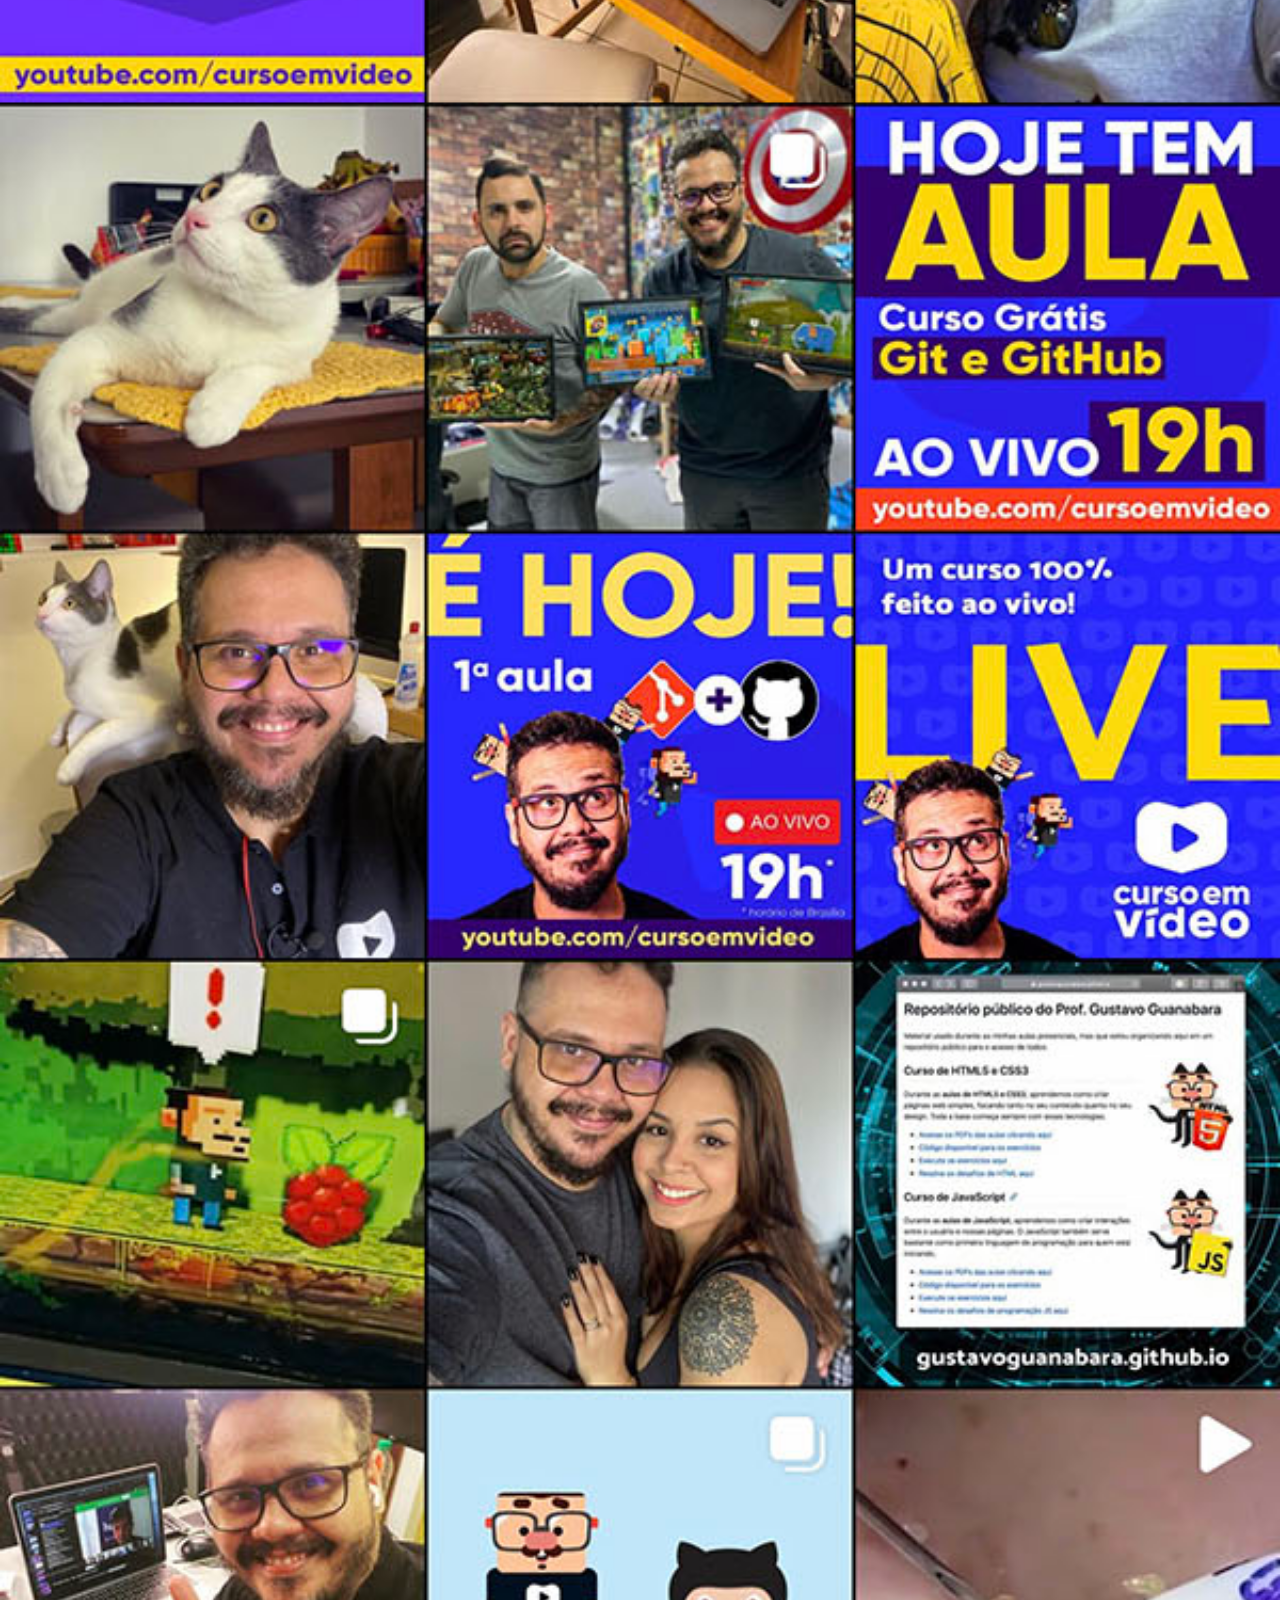
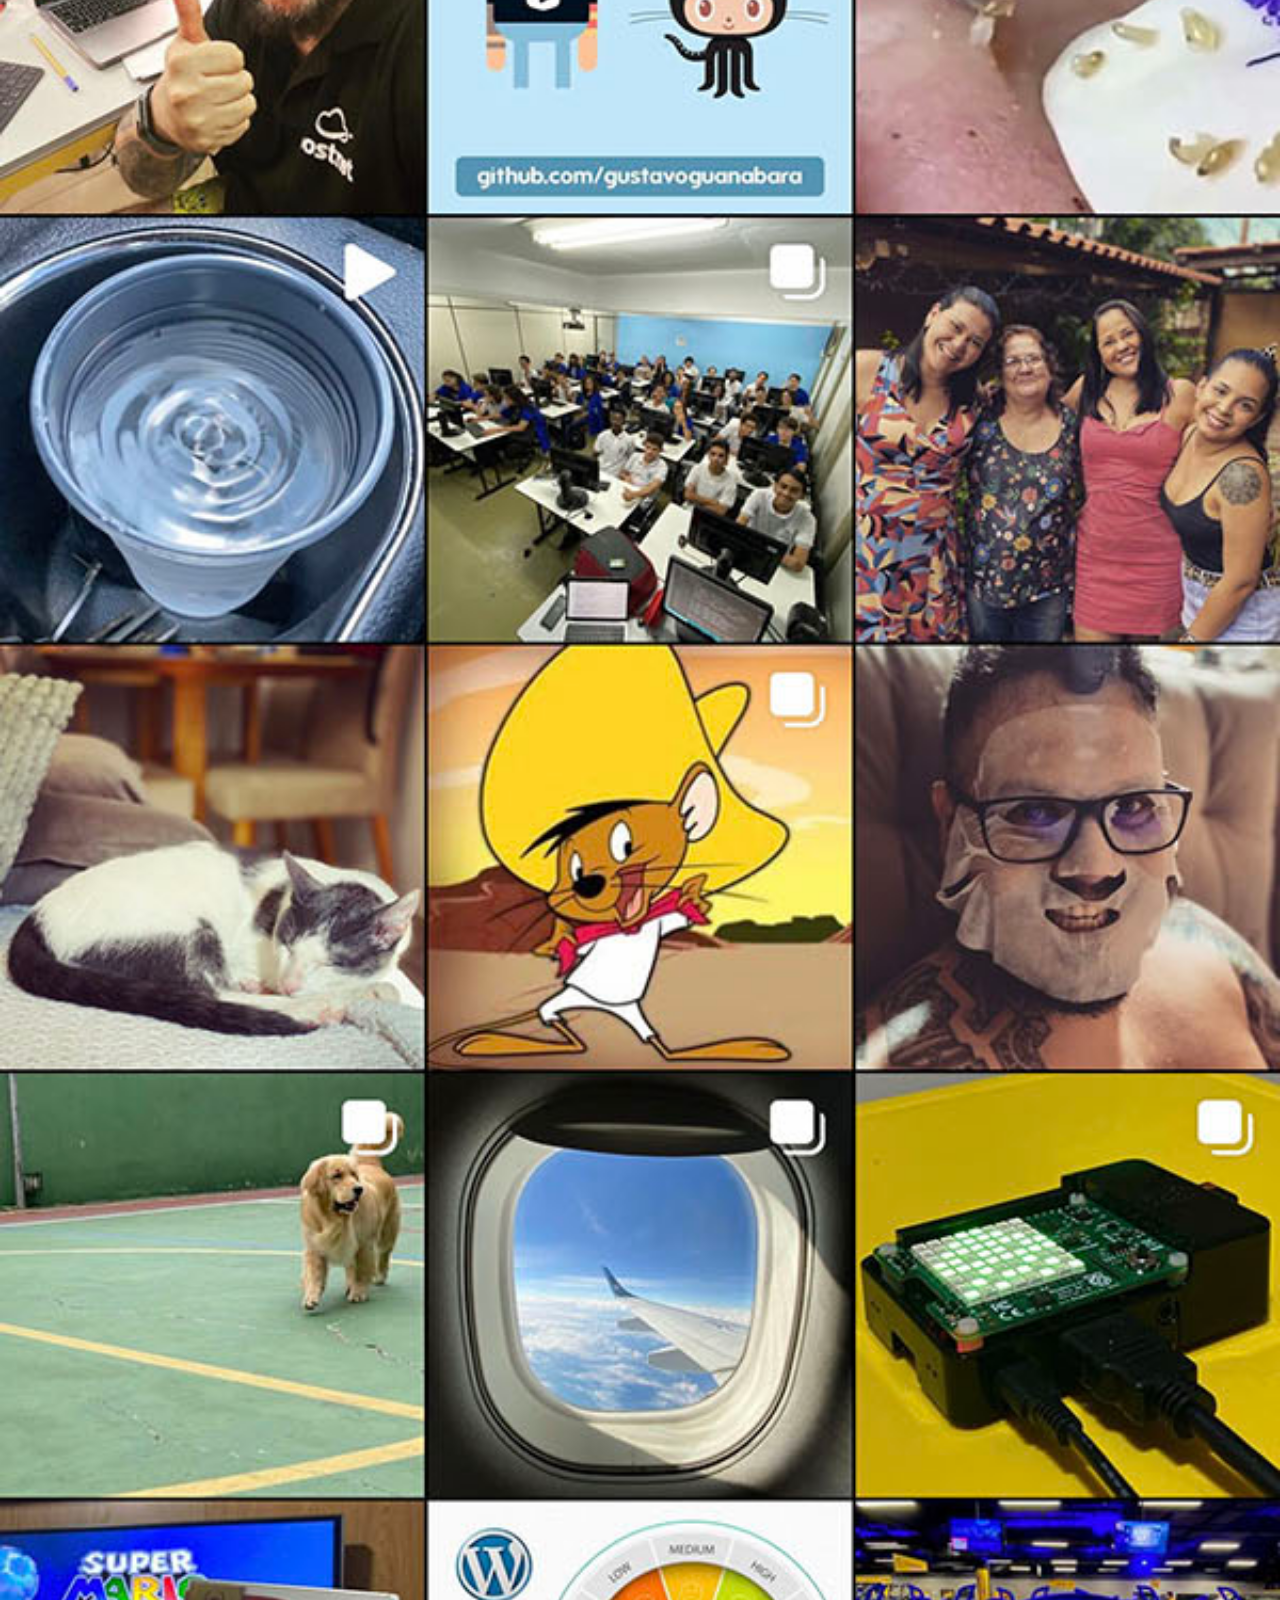
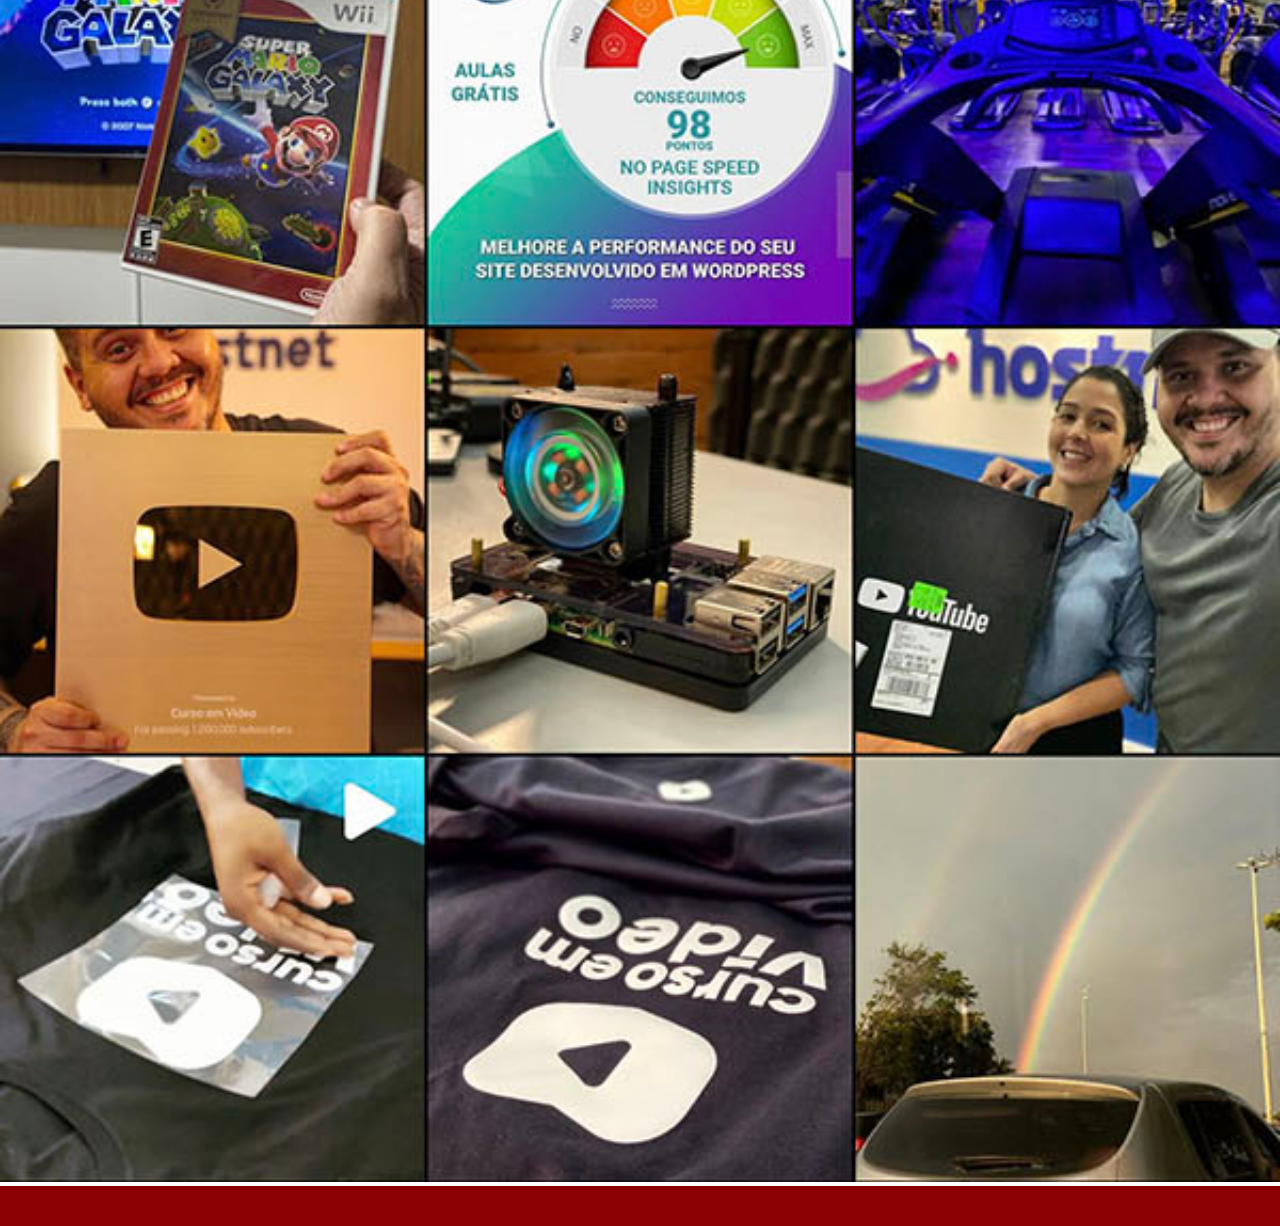
<file: instagram.html>
<!DOCTYPE html>
<html lang="pt-br">
<head>
    <meta charset="UTF-8">
    <meta http-equiv="X-UA-Compatible" content="IE=edge">
    <meta name="viewport" content="width=device-width, initial-scale=1.0">
    <title>Instagram</title>
    <link rel="stylesheet" href="estilos/social.css">
</head>
<body>
    <img src="pacote-d013/imagens/tela-instagram.jpg" alt="Instagram">
    <a href=""></a>
</body>
</html>
</file>
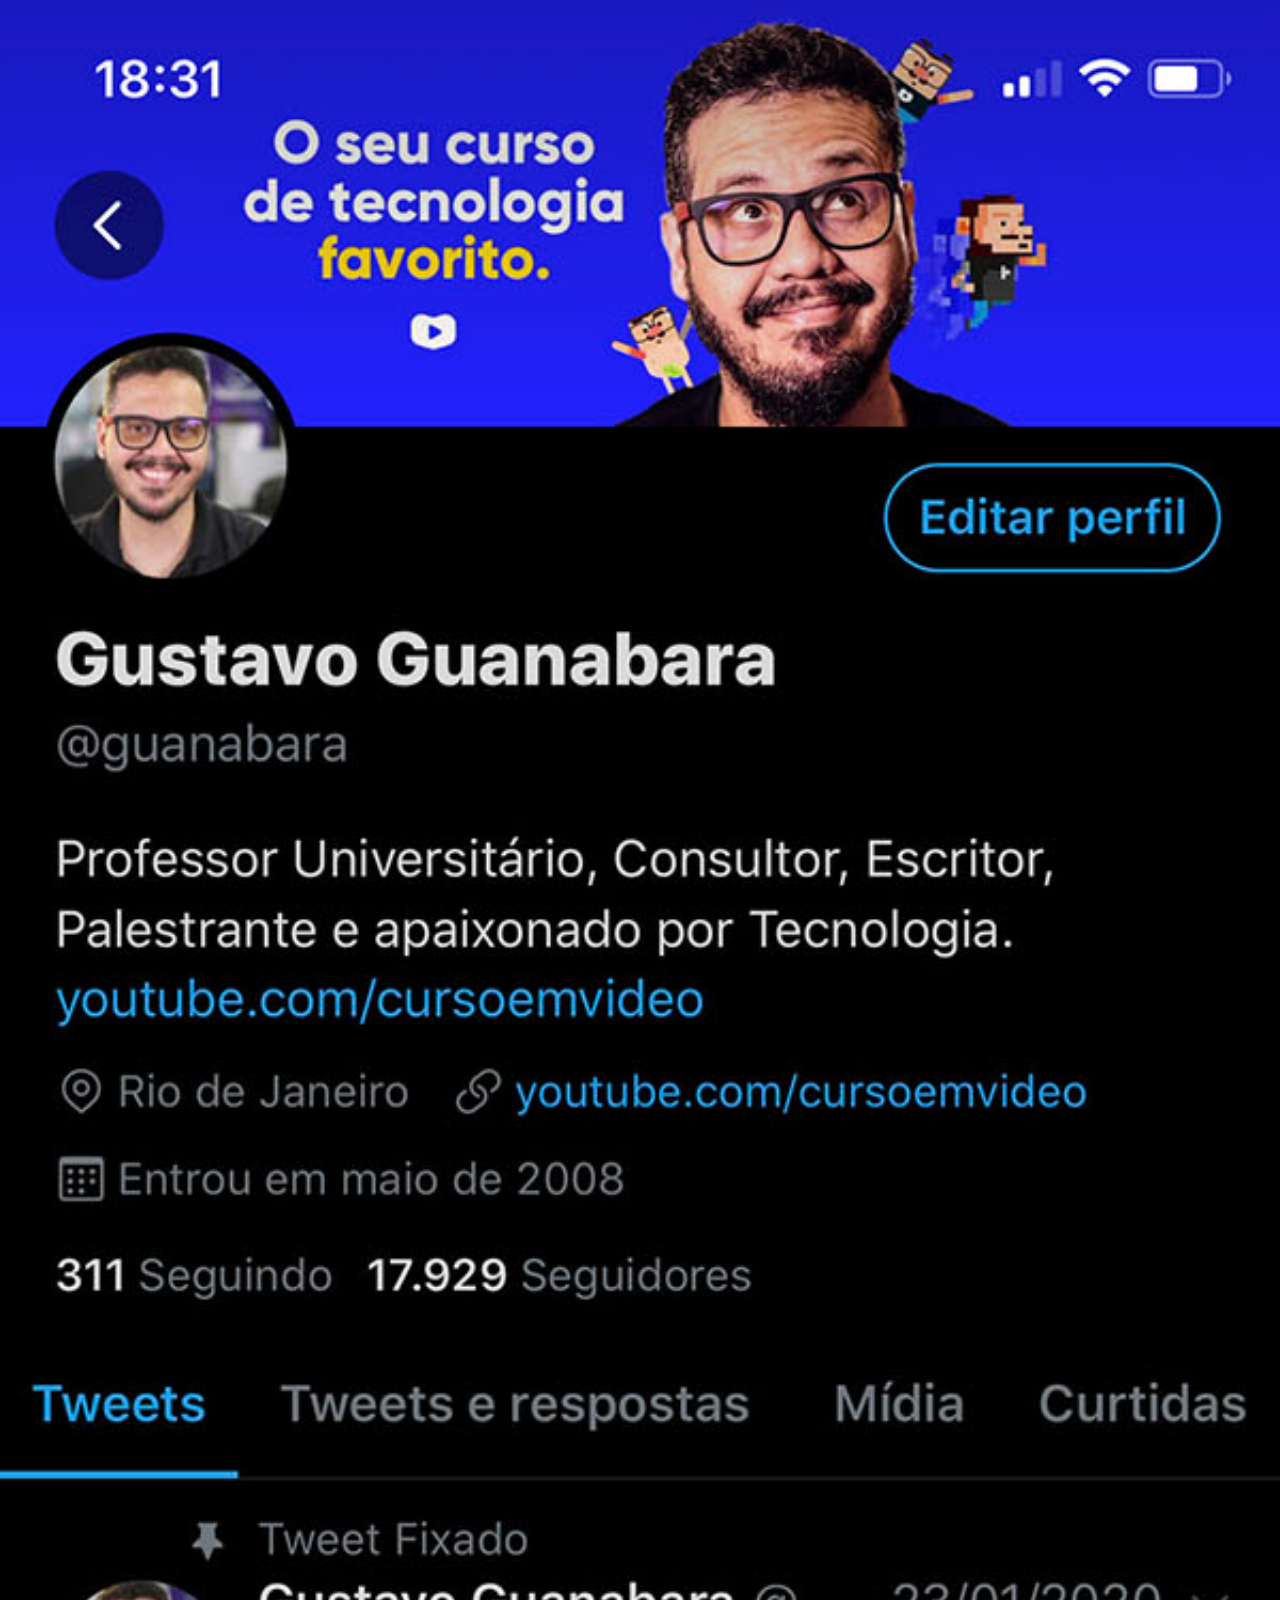
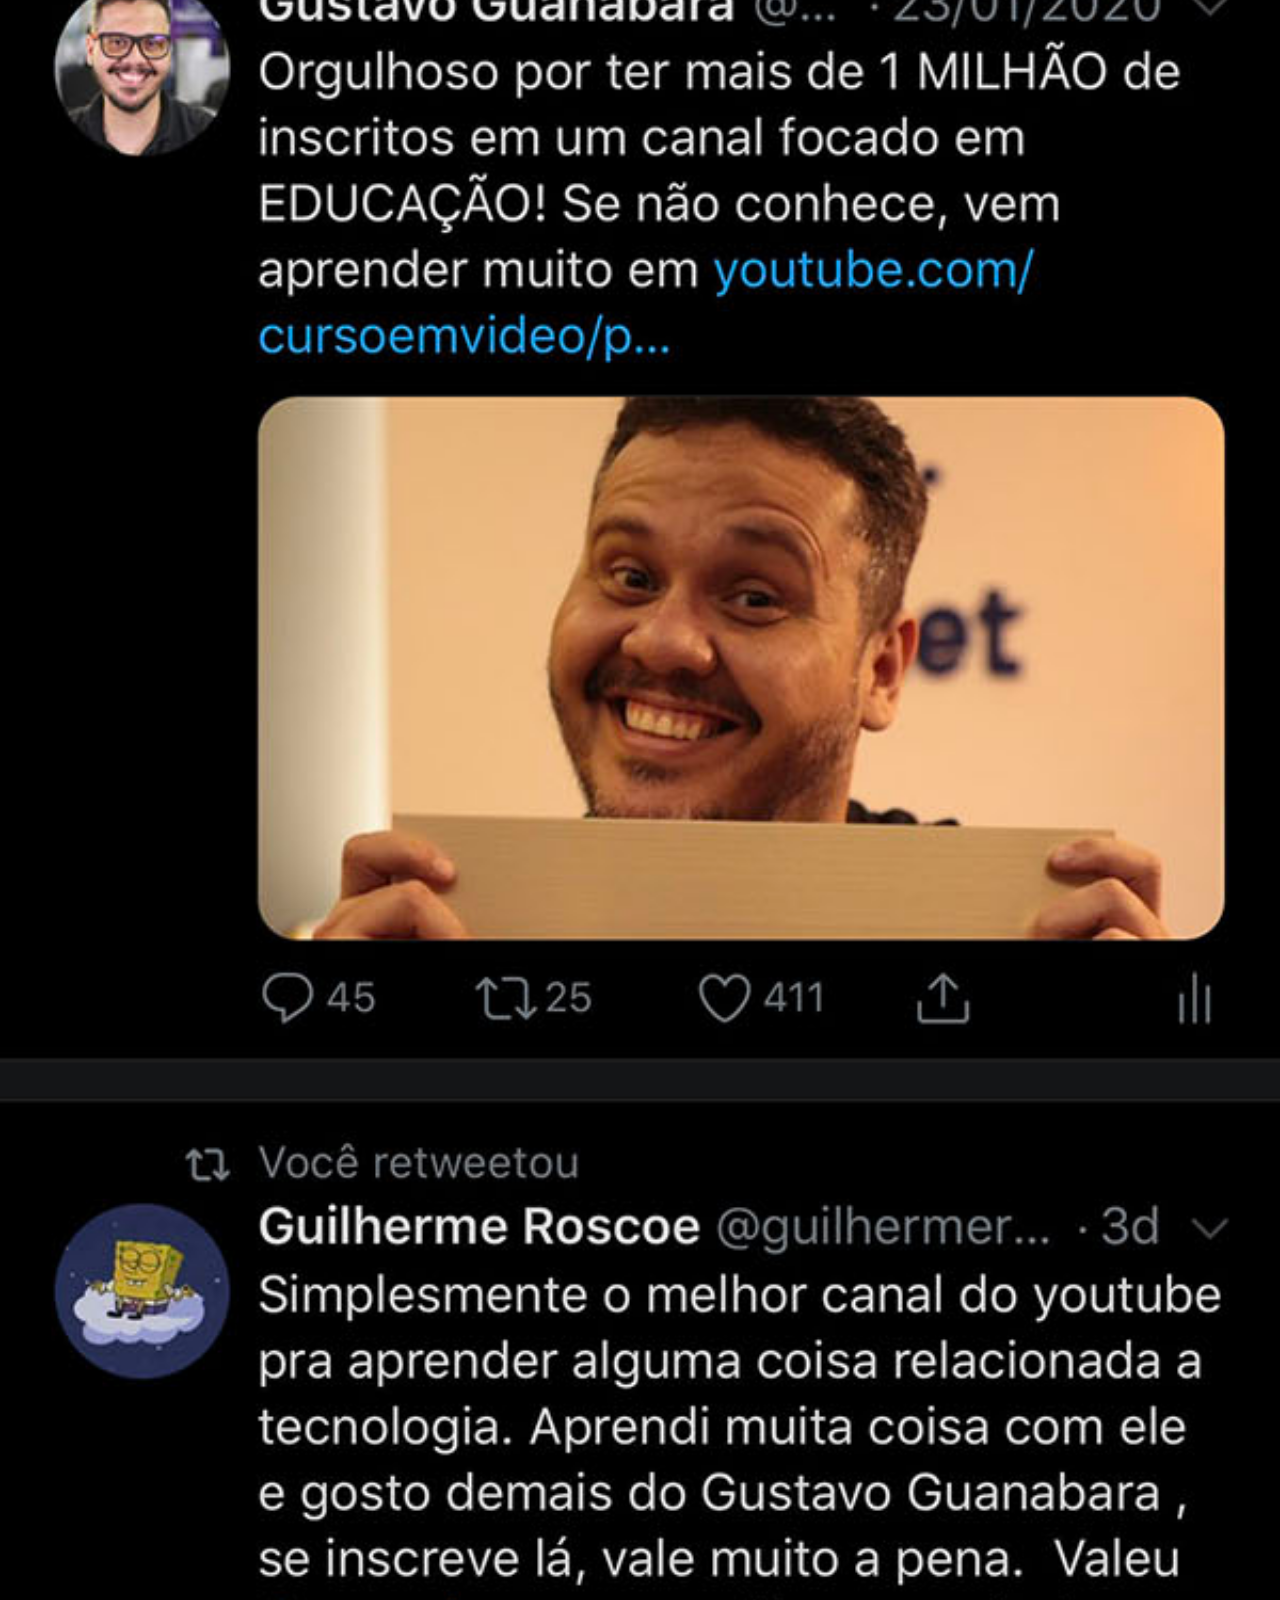
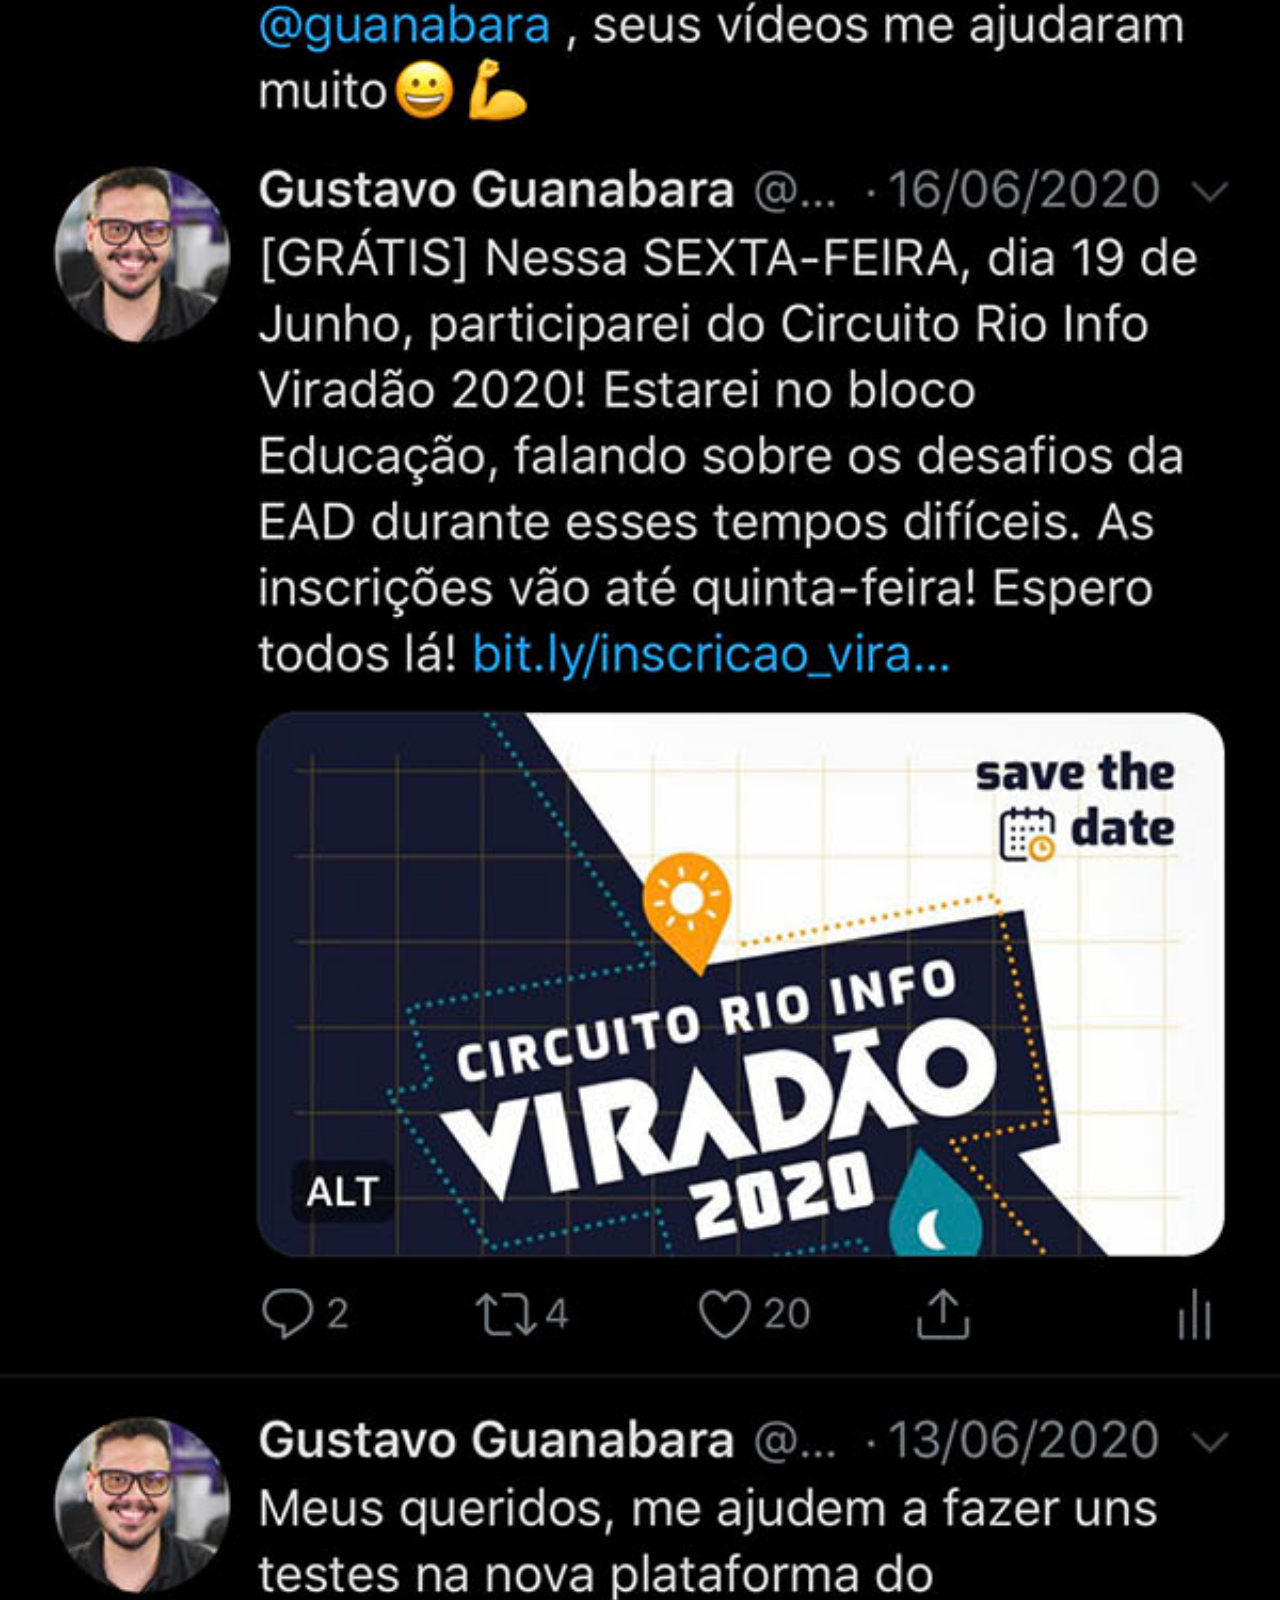
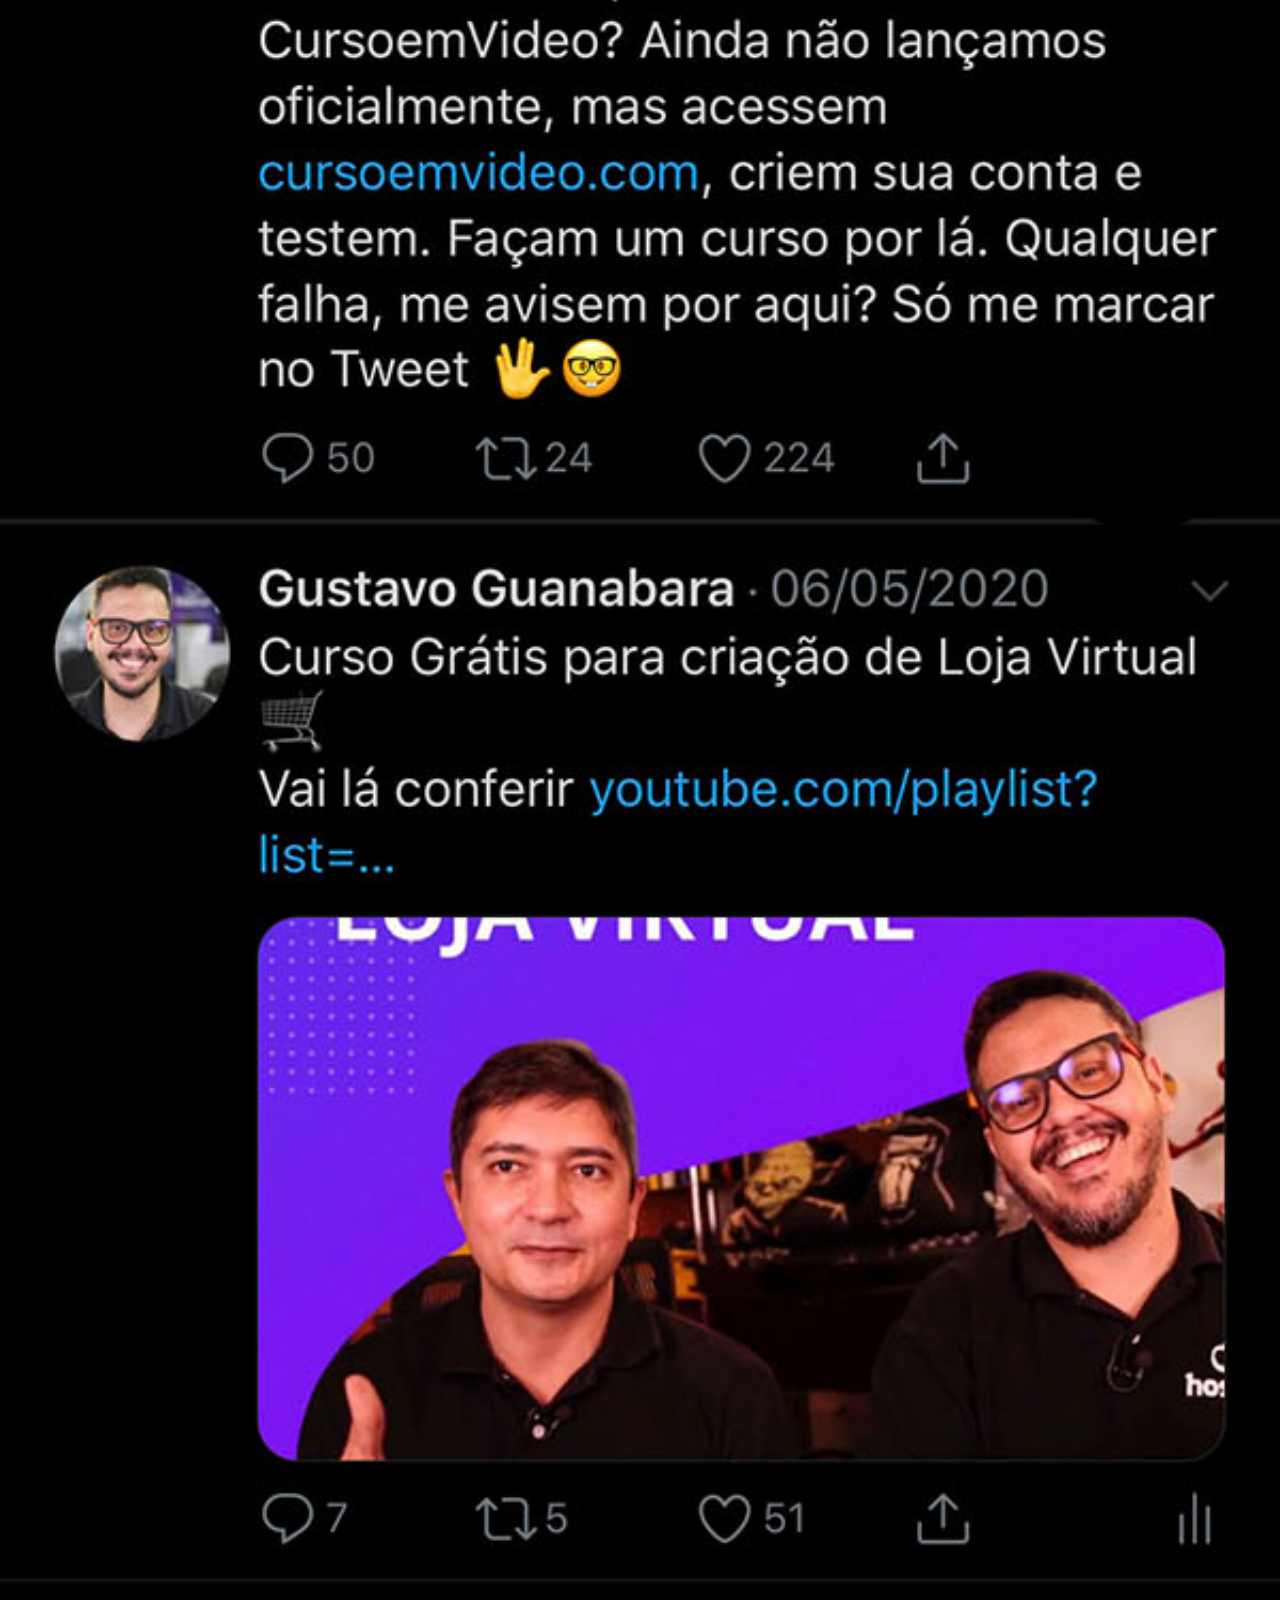
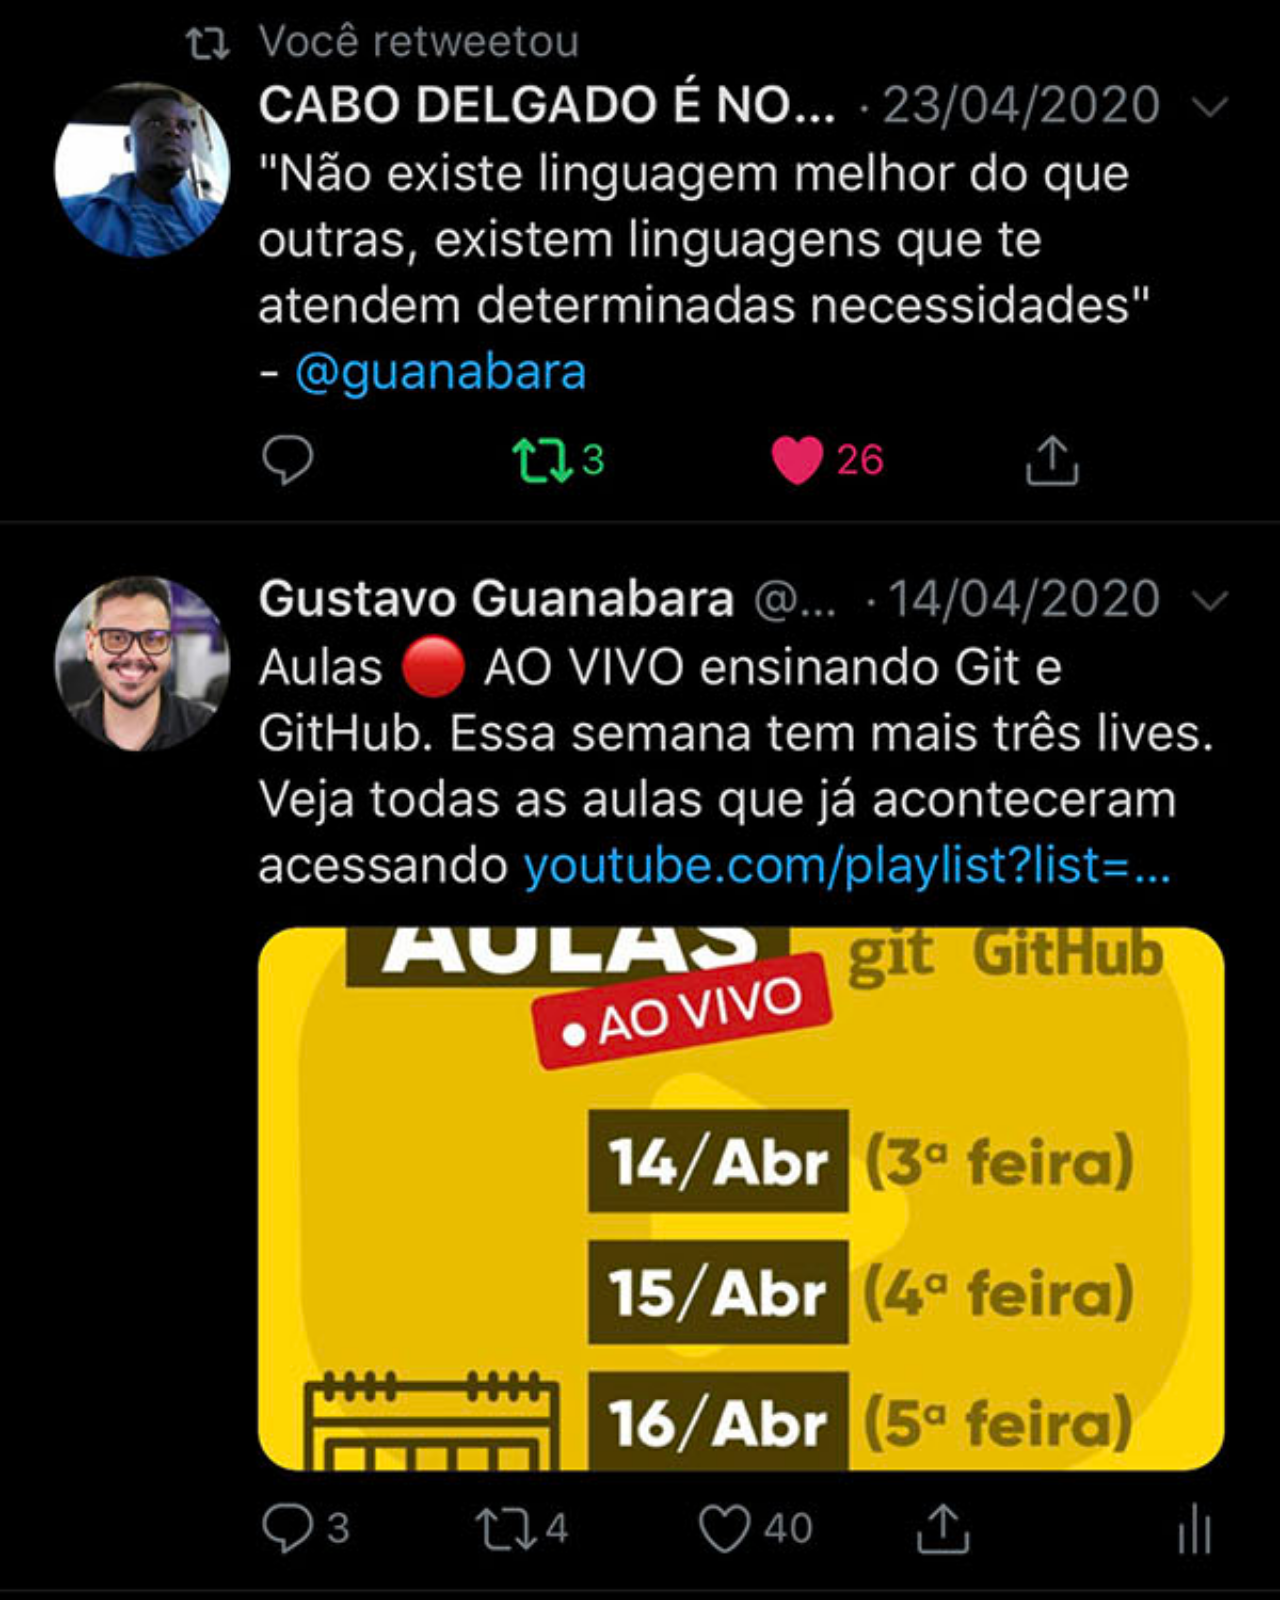
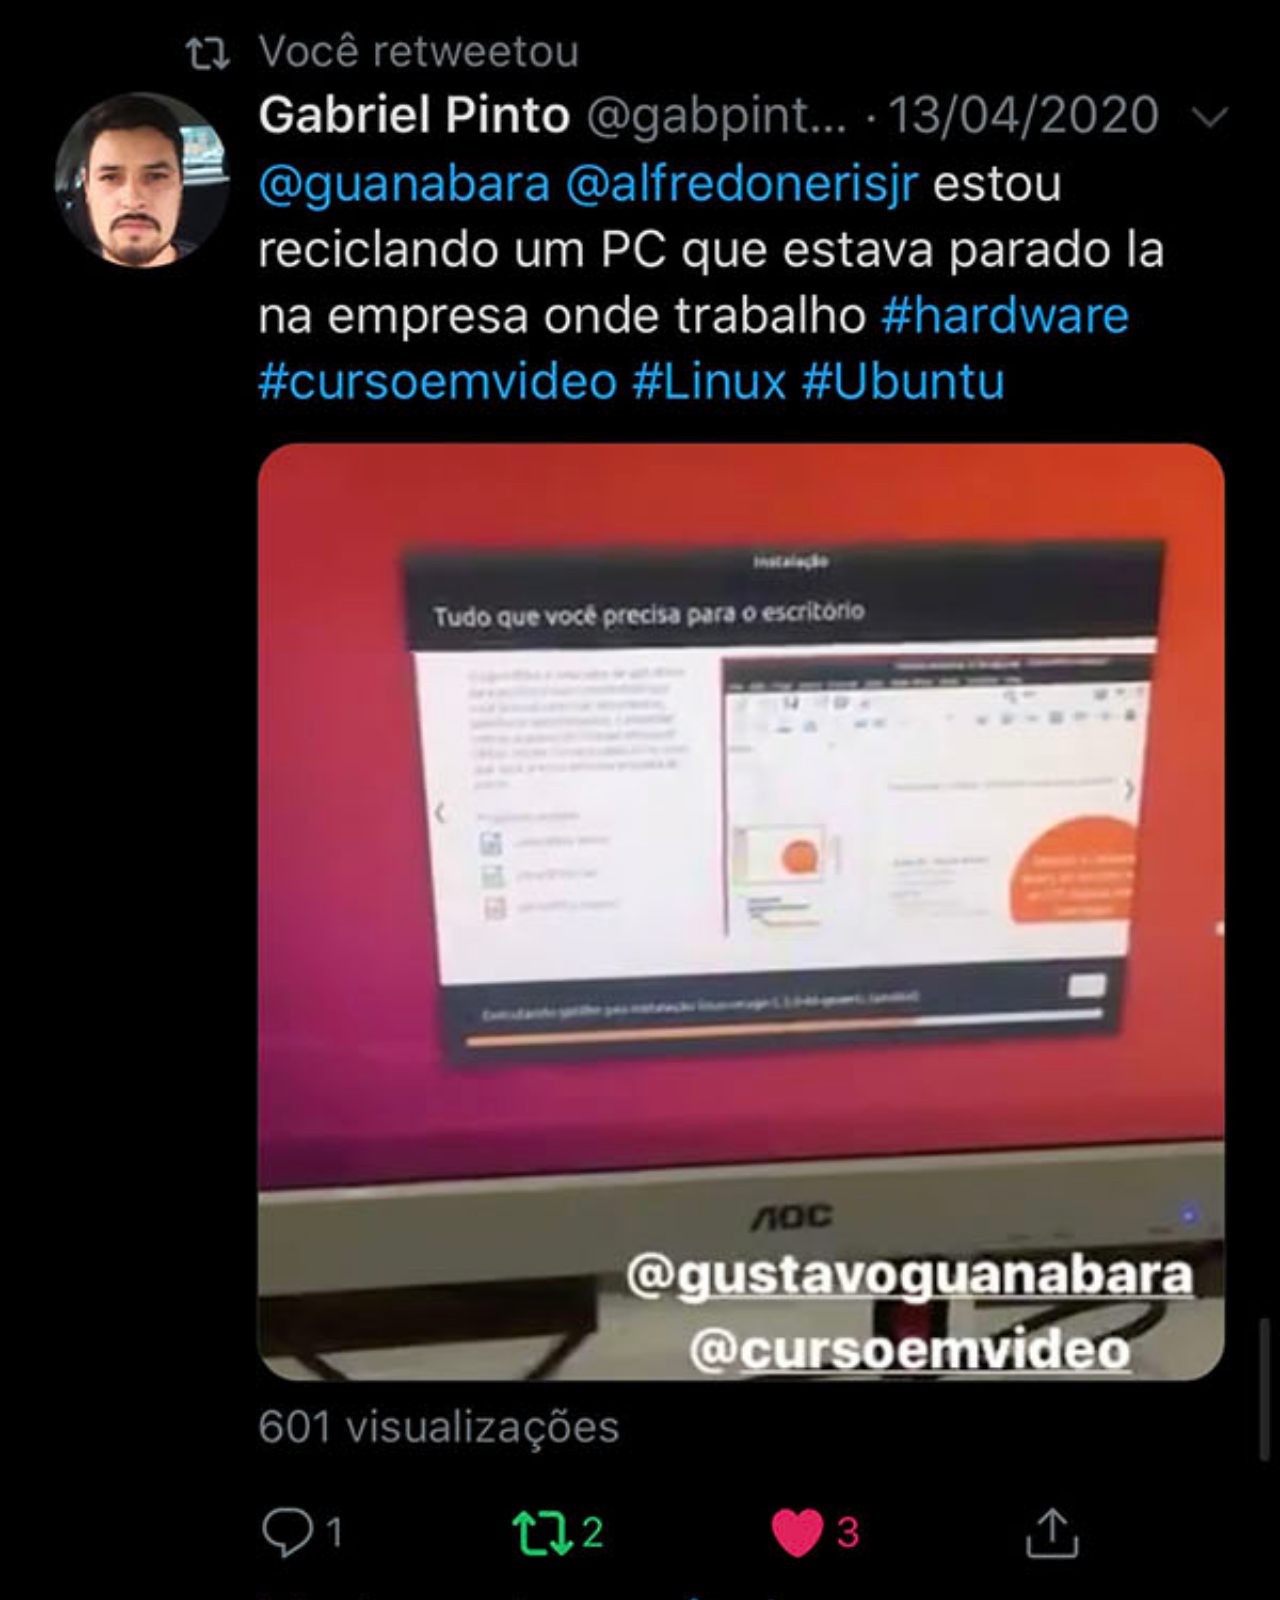
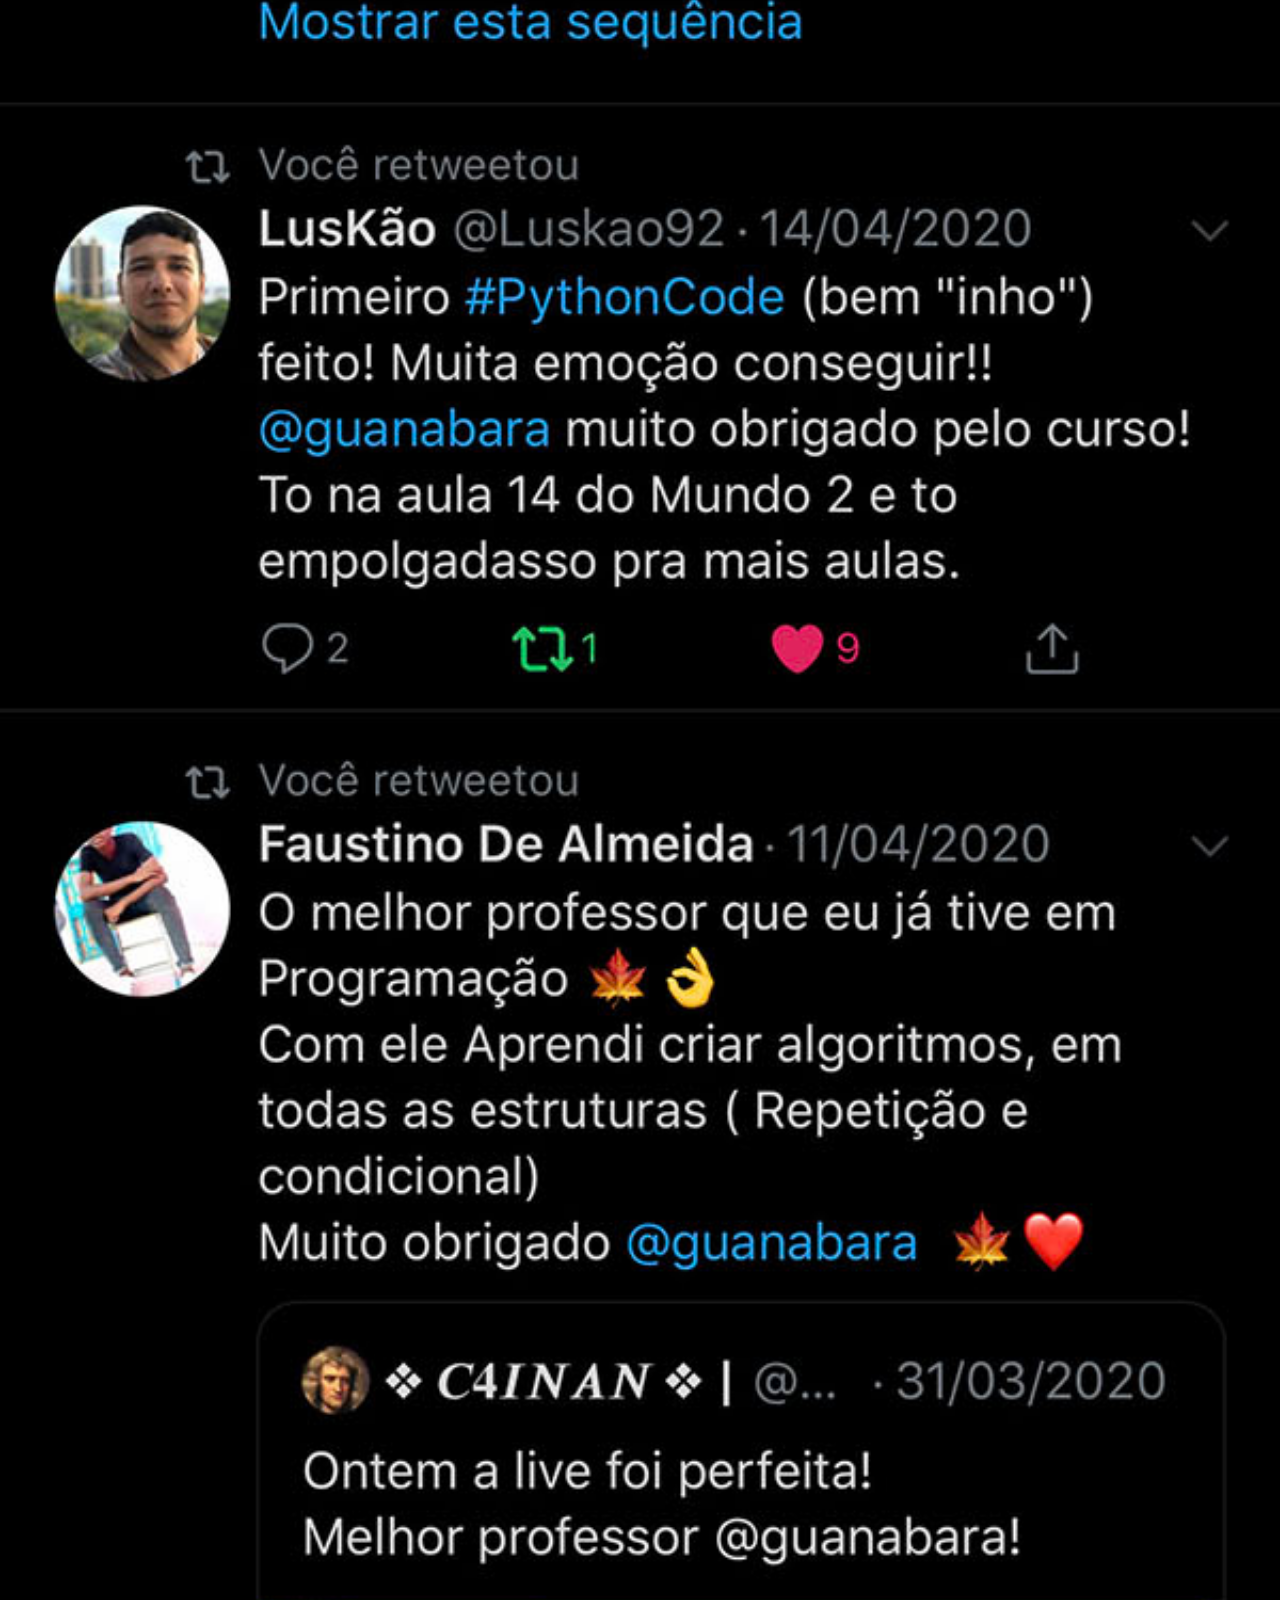
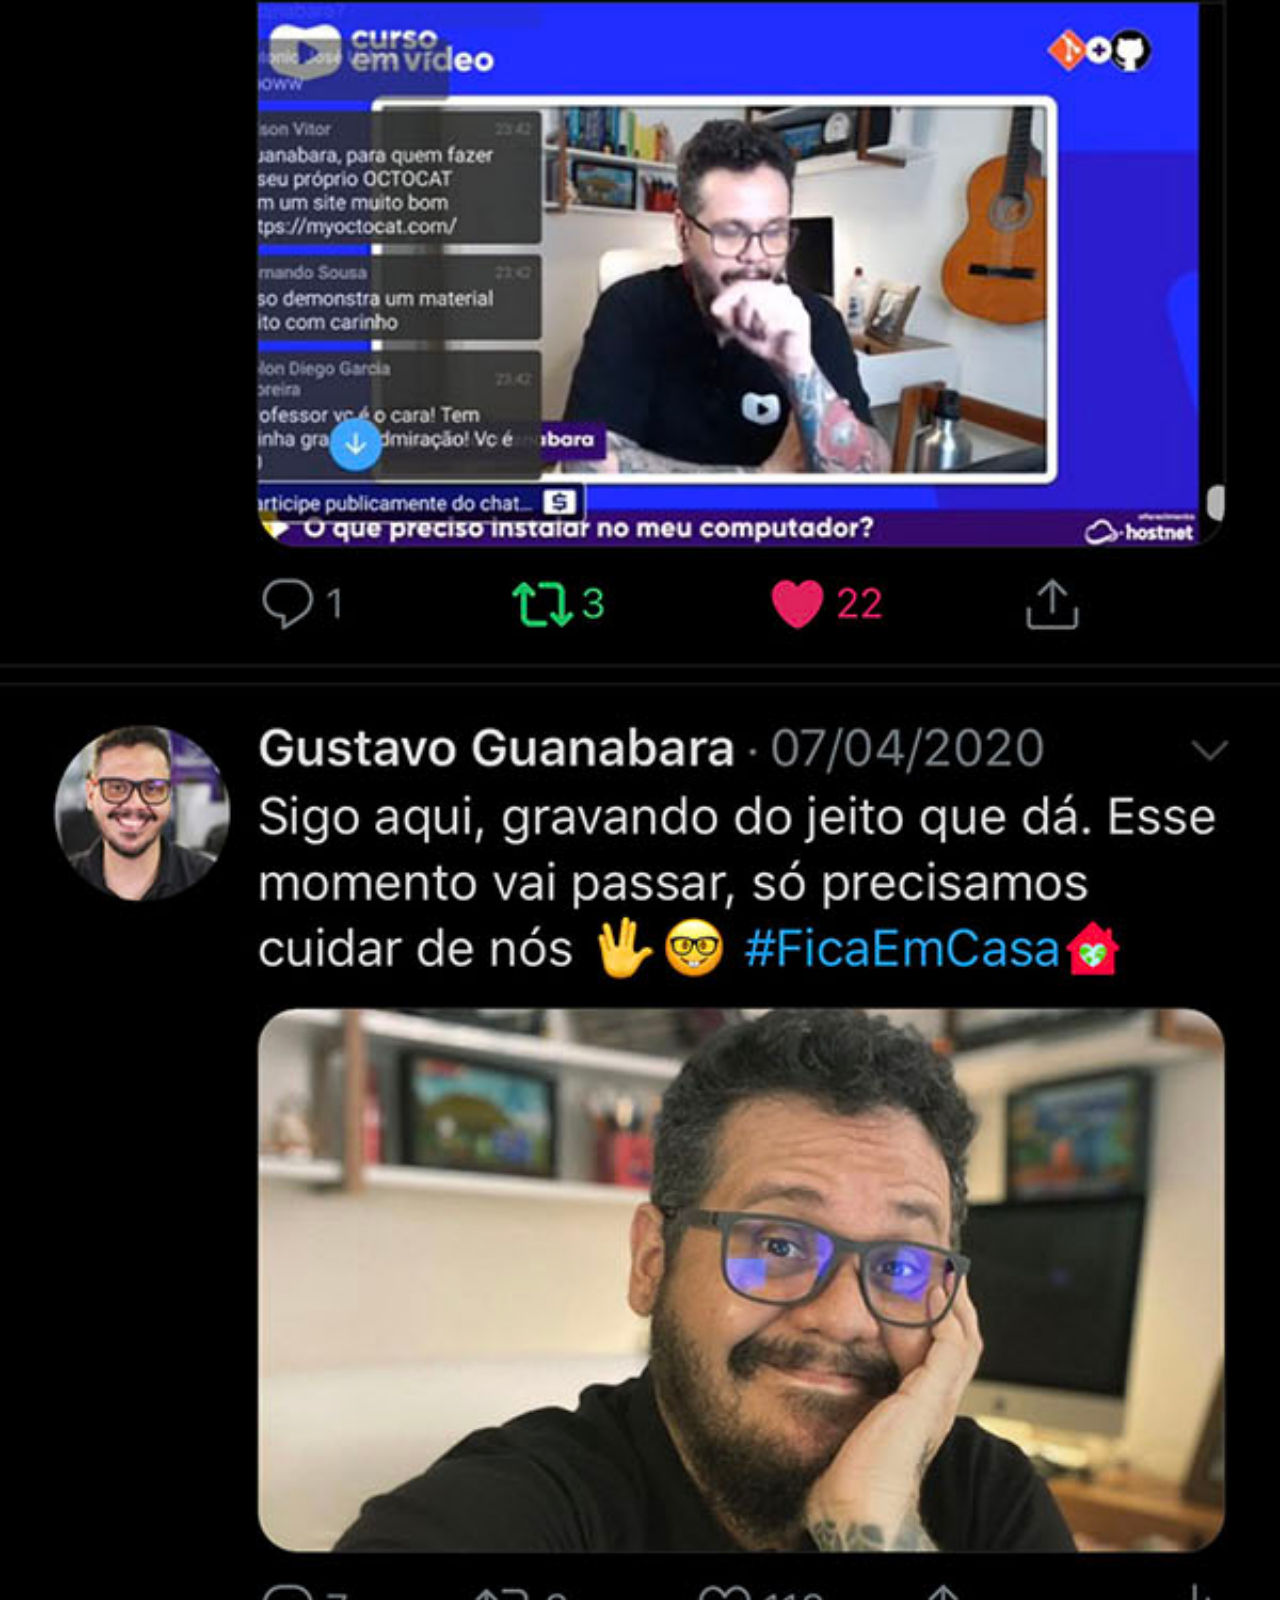
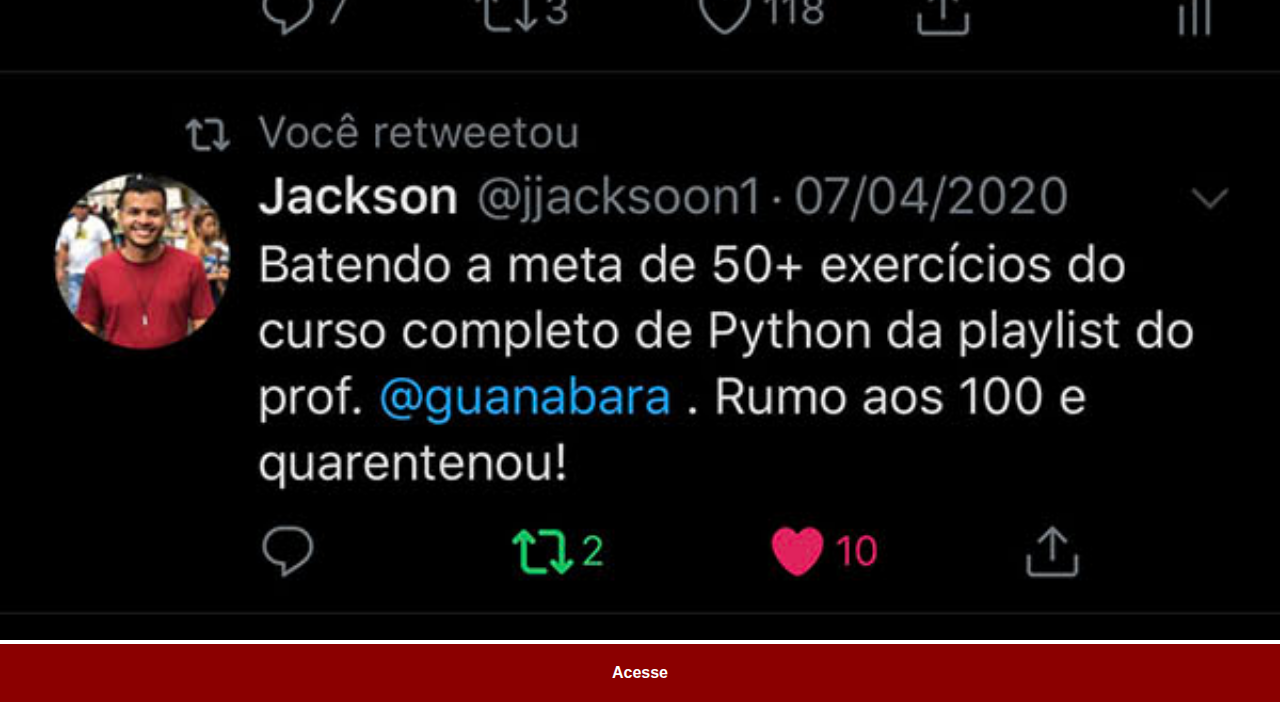
<file: twitter.html>
<!DOCTYPE html>
<html lang="pt-br">
<head>
    <meta charset="UTF-8">
    <meta http-equiv="X-UA-Compatible" content="IE=edge">
    <meta name="viewport" content="width=device-width, initial-scale=1.0">
    <title>Twitter</title>
    <link rel="stylesheet" href="estilos/social.css">
</head>
<body>
    <img src="pacote-d013/imagens/tela-twitter.jpg" alt="Twitter">
    <a href="https://twitter.com/?lang=pt-br">Acesse</a>
</body>
</html>
</file>
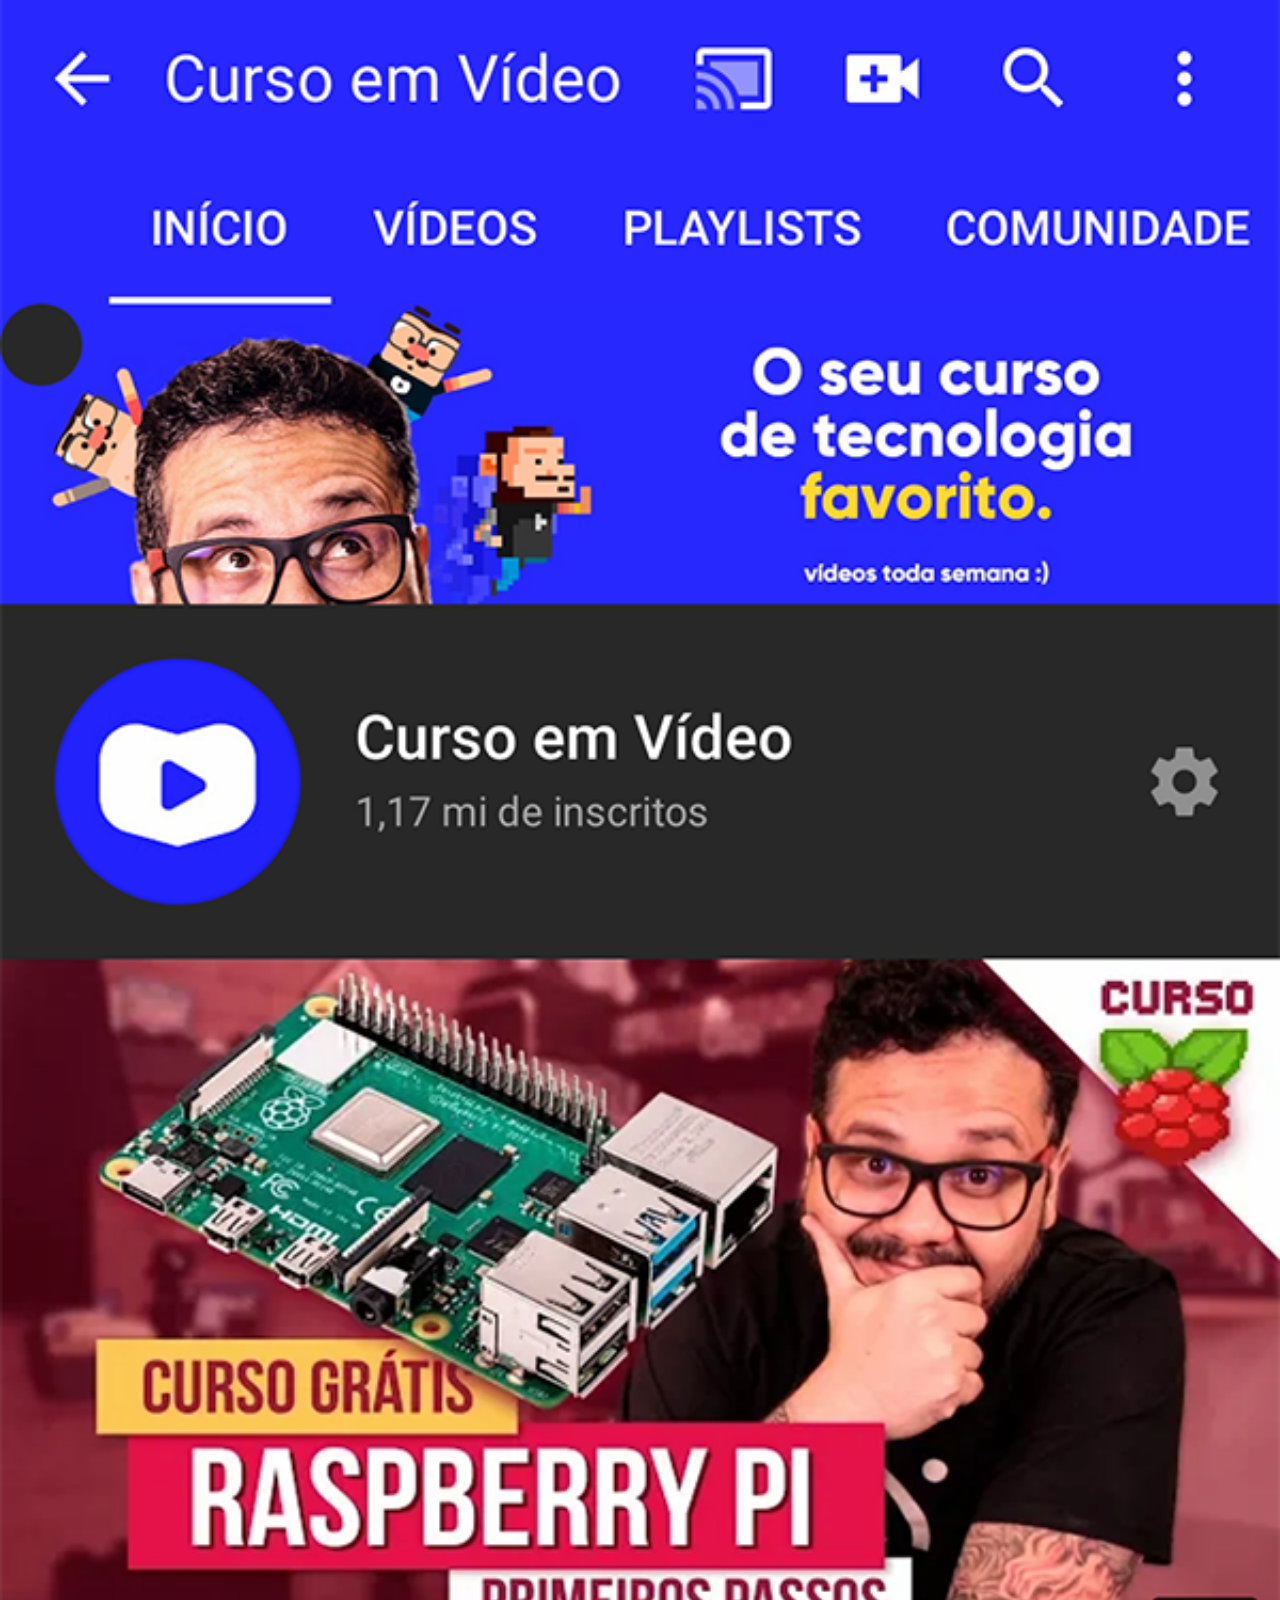
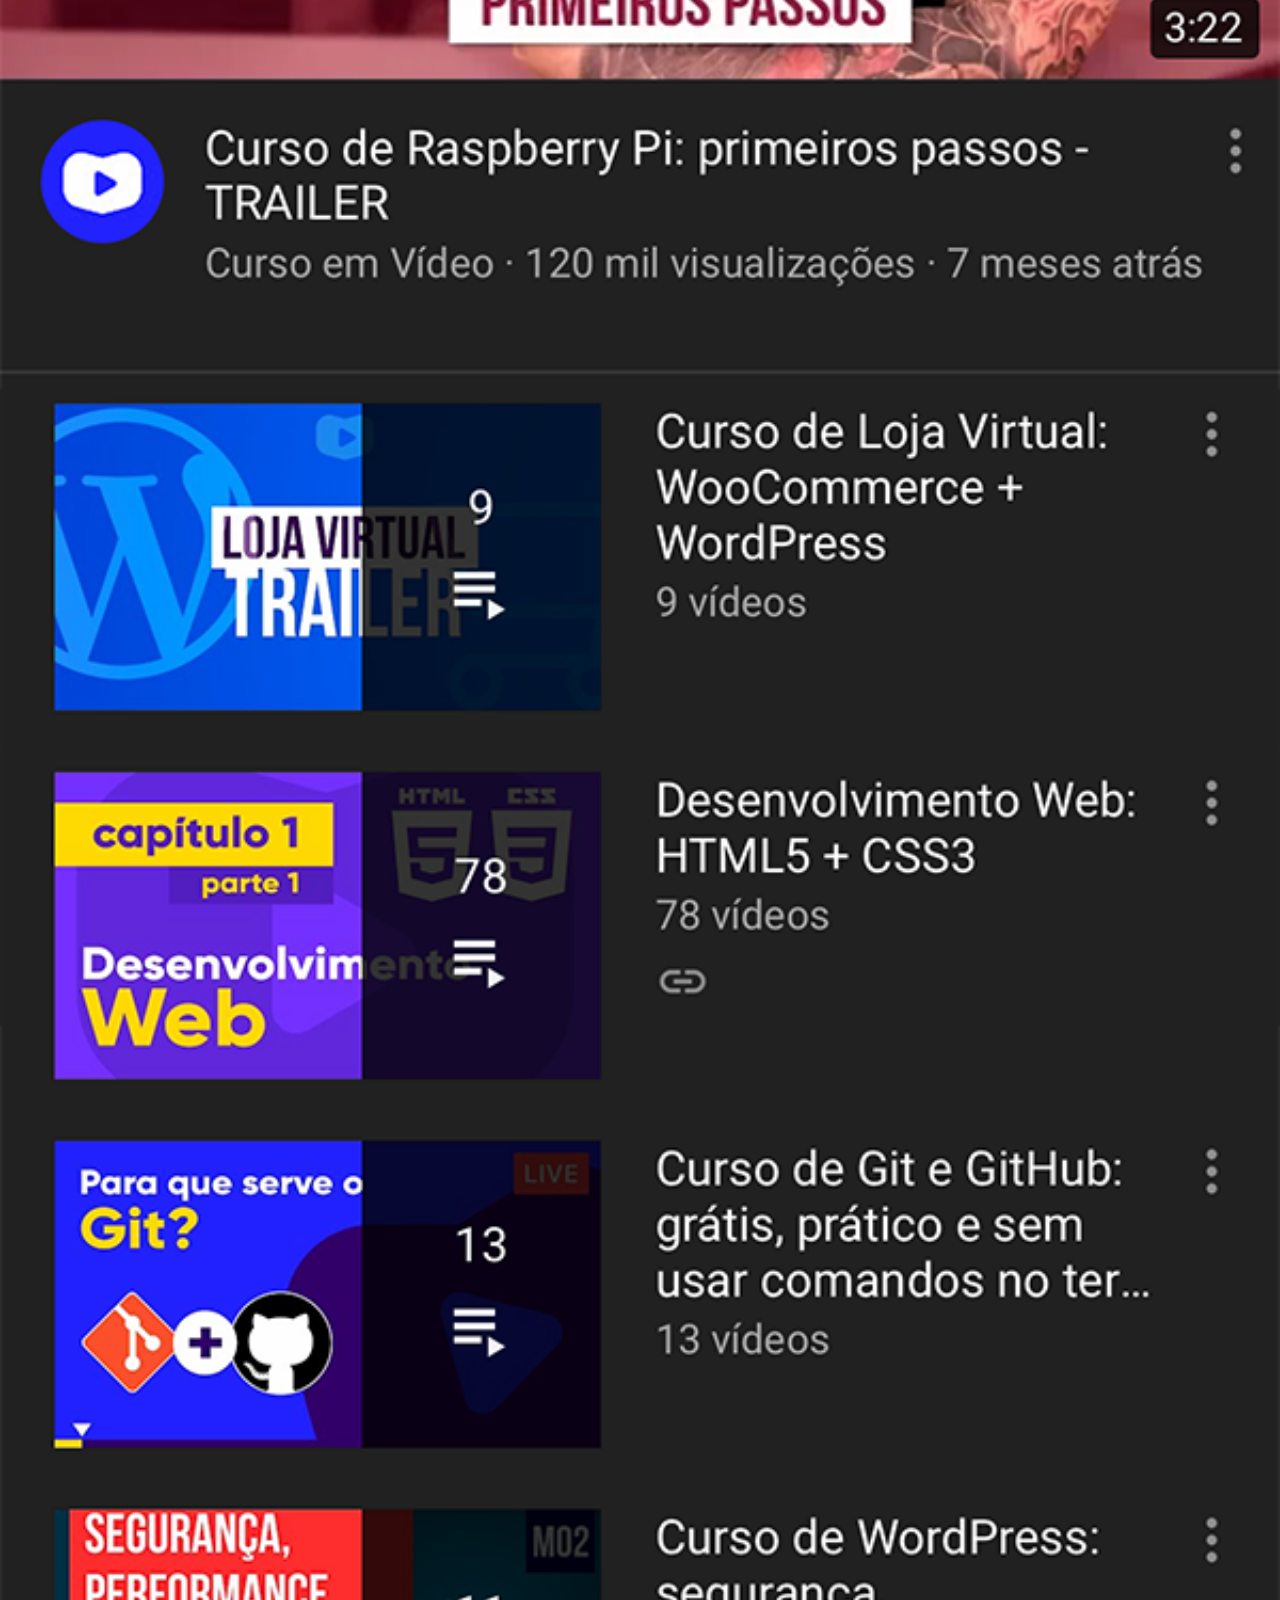
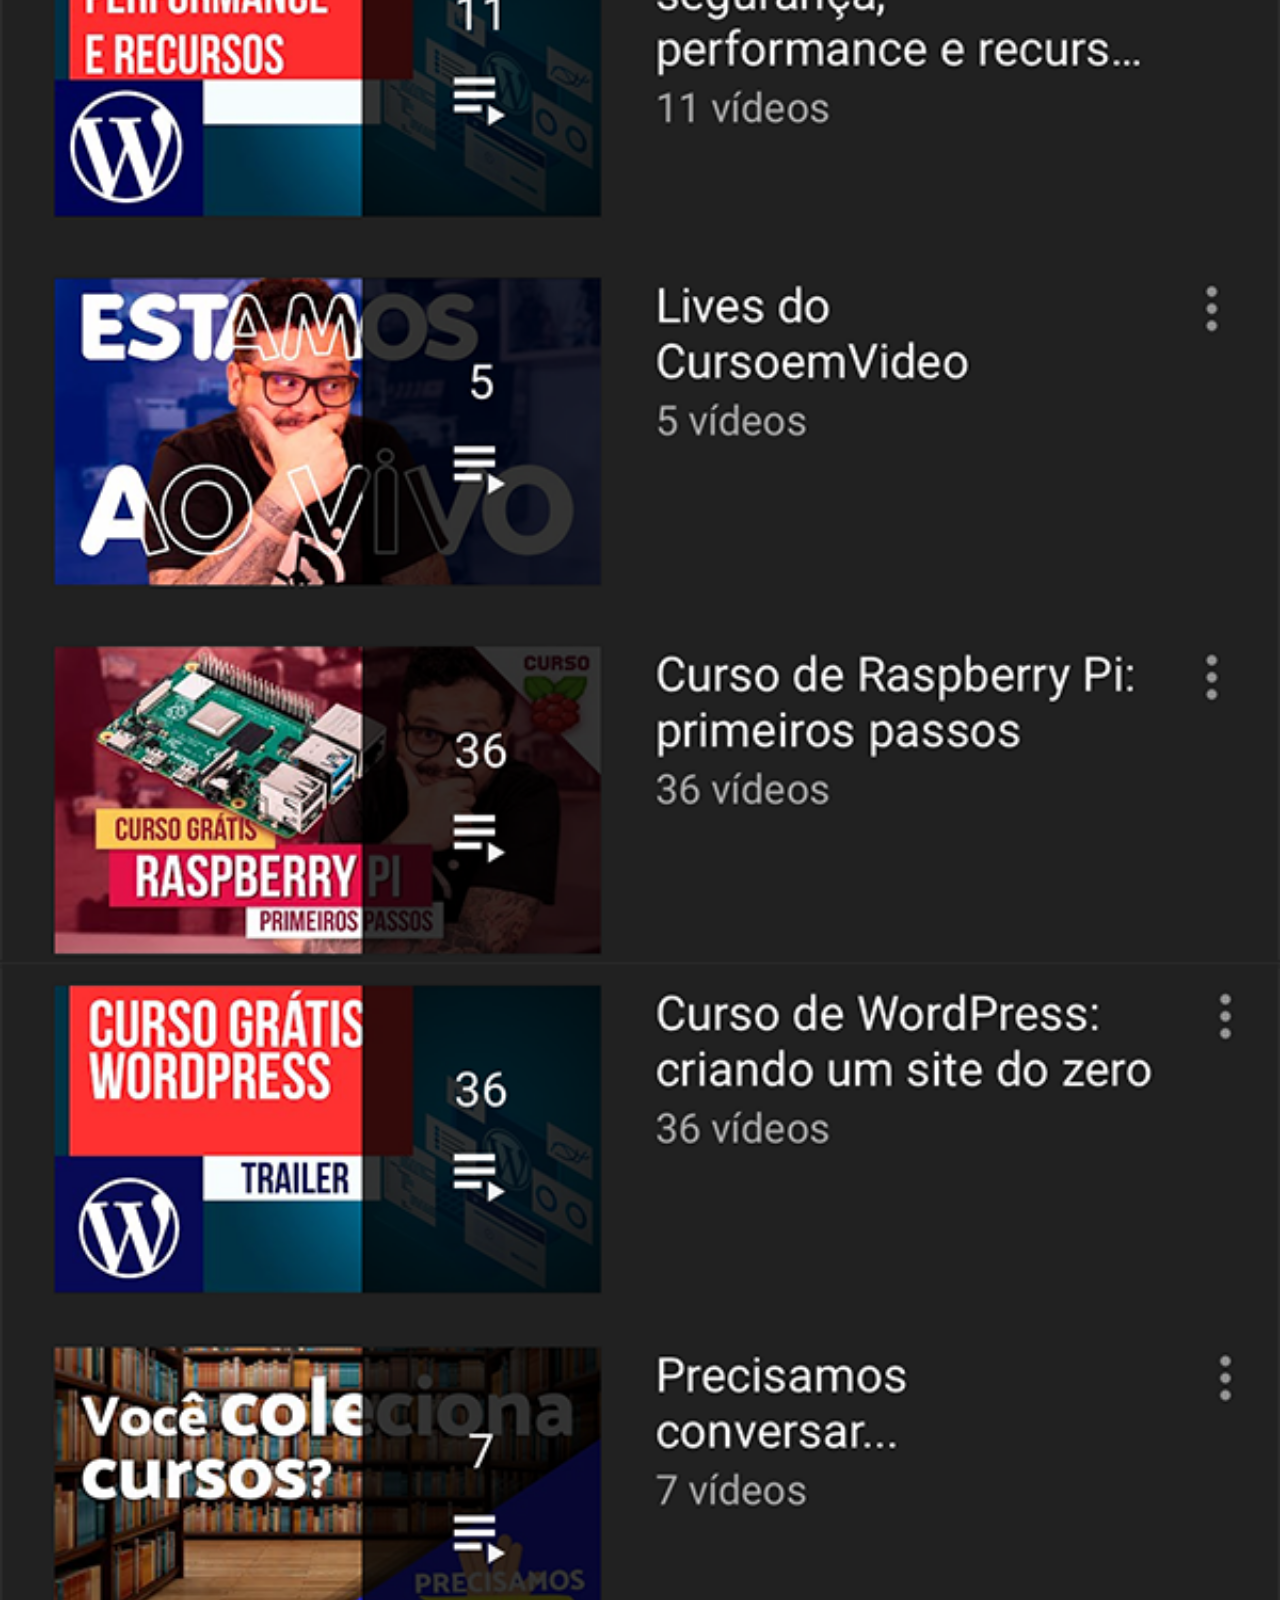
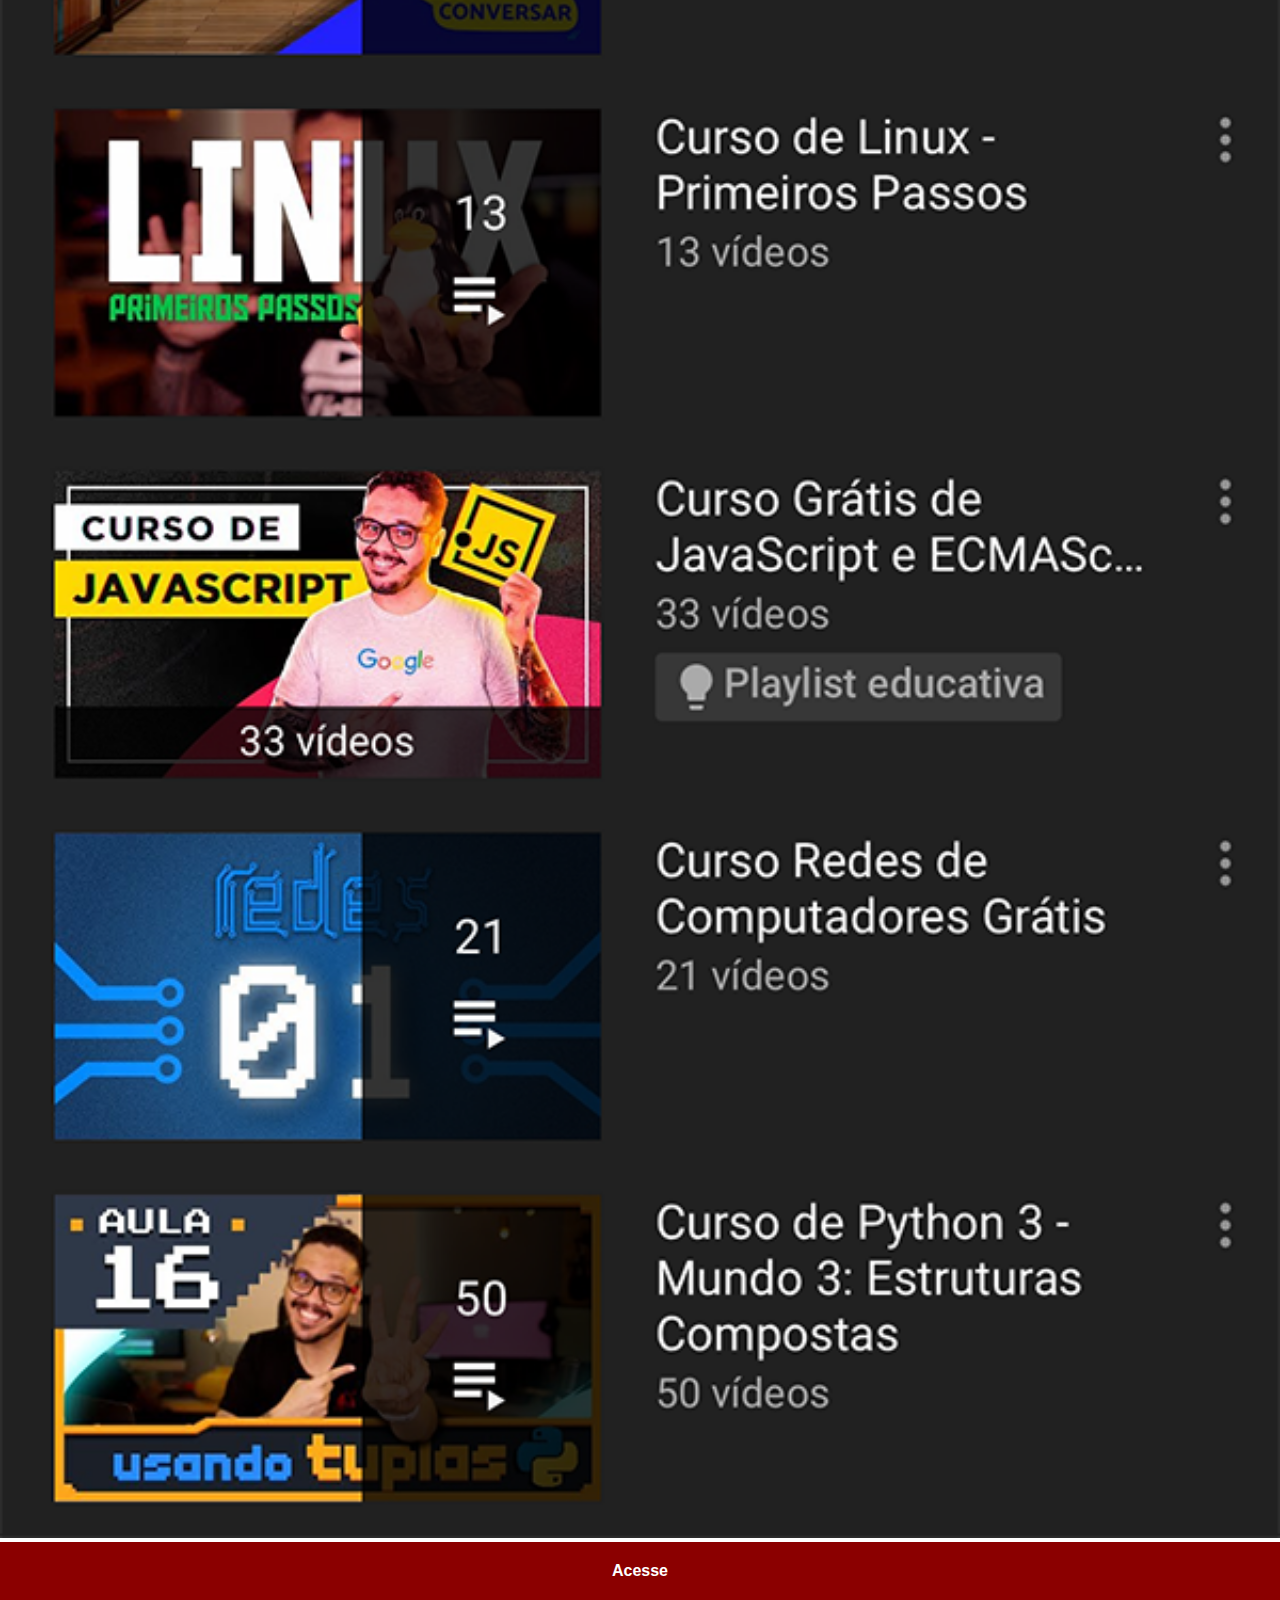
<file: youtube.html>
<!DOCTYPE html>
<html lang="pt-bt">
<head>
    <meta charset="UTF-8">
    <meta http-equiv="X-UA-Compatible" content="IE=edge">
    <meta name="viewport" content="width=device-width, initial-scale=1.0">
    <title>YouTube</title>
    <link rel="stylesheet" href="estilos/social.css">

</head>
<body>
    <img src="pacote-d013/imagens/tela-youtube.png" alt="">
    <a href="https://www.youtube.com/user/Athosbruno/playlists" target="_blank">Acesse</a>
</body>
</html>
</file>
<file: estilos/style.css>
@charset "UTF-8";

*{
    margin: 0px;
    padding: 0px;
    font-family: Arial, Helvetica, sans-serif;
}

html, body{
    height: 100vh;
    width: 100vw;
    background-color: black;
}

body{
    background: url('../pacote-d013/imagens/fundo-madeira.jpg') no-repeat top center;
    background-size: cover;
    background-attachment: fixed;
}

main{
    height: 100vh;
    position: relative;
}

section#telefone{
    height: 627px;
    width: 311px;
    position: absolute;
    top: 50%;
    left: 50%;
    transform: translate(-50%, -50%);
    background:url('../pacote-d013/imagens/frame-iphone.png') no-repeat;
}

iframe#tela{
    position: relative;
    top: 80px;
    left: 23px;
    width: 266px;
    height: 471px;
}

section#redes-sociais{
    text-align: right;
}
section#redes-sociais img{
    width: 50px;
    margin: 10px;
    border-radius: 50%;
    box-shadow: 2px 2px 5px rgb(0, 0,0,0.400);
    box-sizing: border-box;

}

section#redes-sociais img:hover{
    border: 2px solid rgba(255, 255, 255, 0.798);
    transform: translate(3px, -3px);
    box-shadow: 5px 5px 10px rgb(0, 0,0,0.400) ;
    transition: transform .5s, border 1s;

}
</file>
<file: estilos/social.css>
@charset "UTF-8";

* {
    margin: 0px;
    padding: 0px;
    font-family: Arial, Helvetica, sans-serif;
}

::-webkit-scrollbar {
    width: 0px;
    height: 0px;
}

img{
    width: 100vw;
}

a {
    display: block;
    background-color: darkred;
    color: white;
    padding: 20px;
    text-align: center;
    font-weight: bolder;
    text-decoration: none;

}

a:hover{
    background-color: red;
}
</file>
